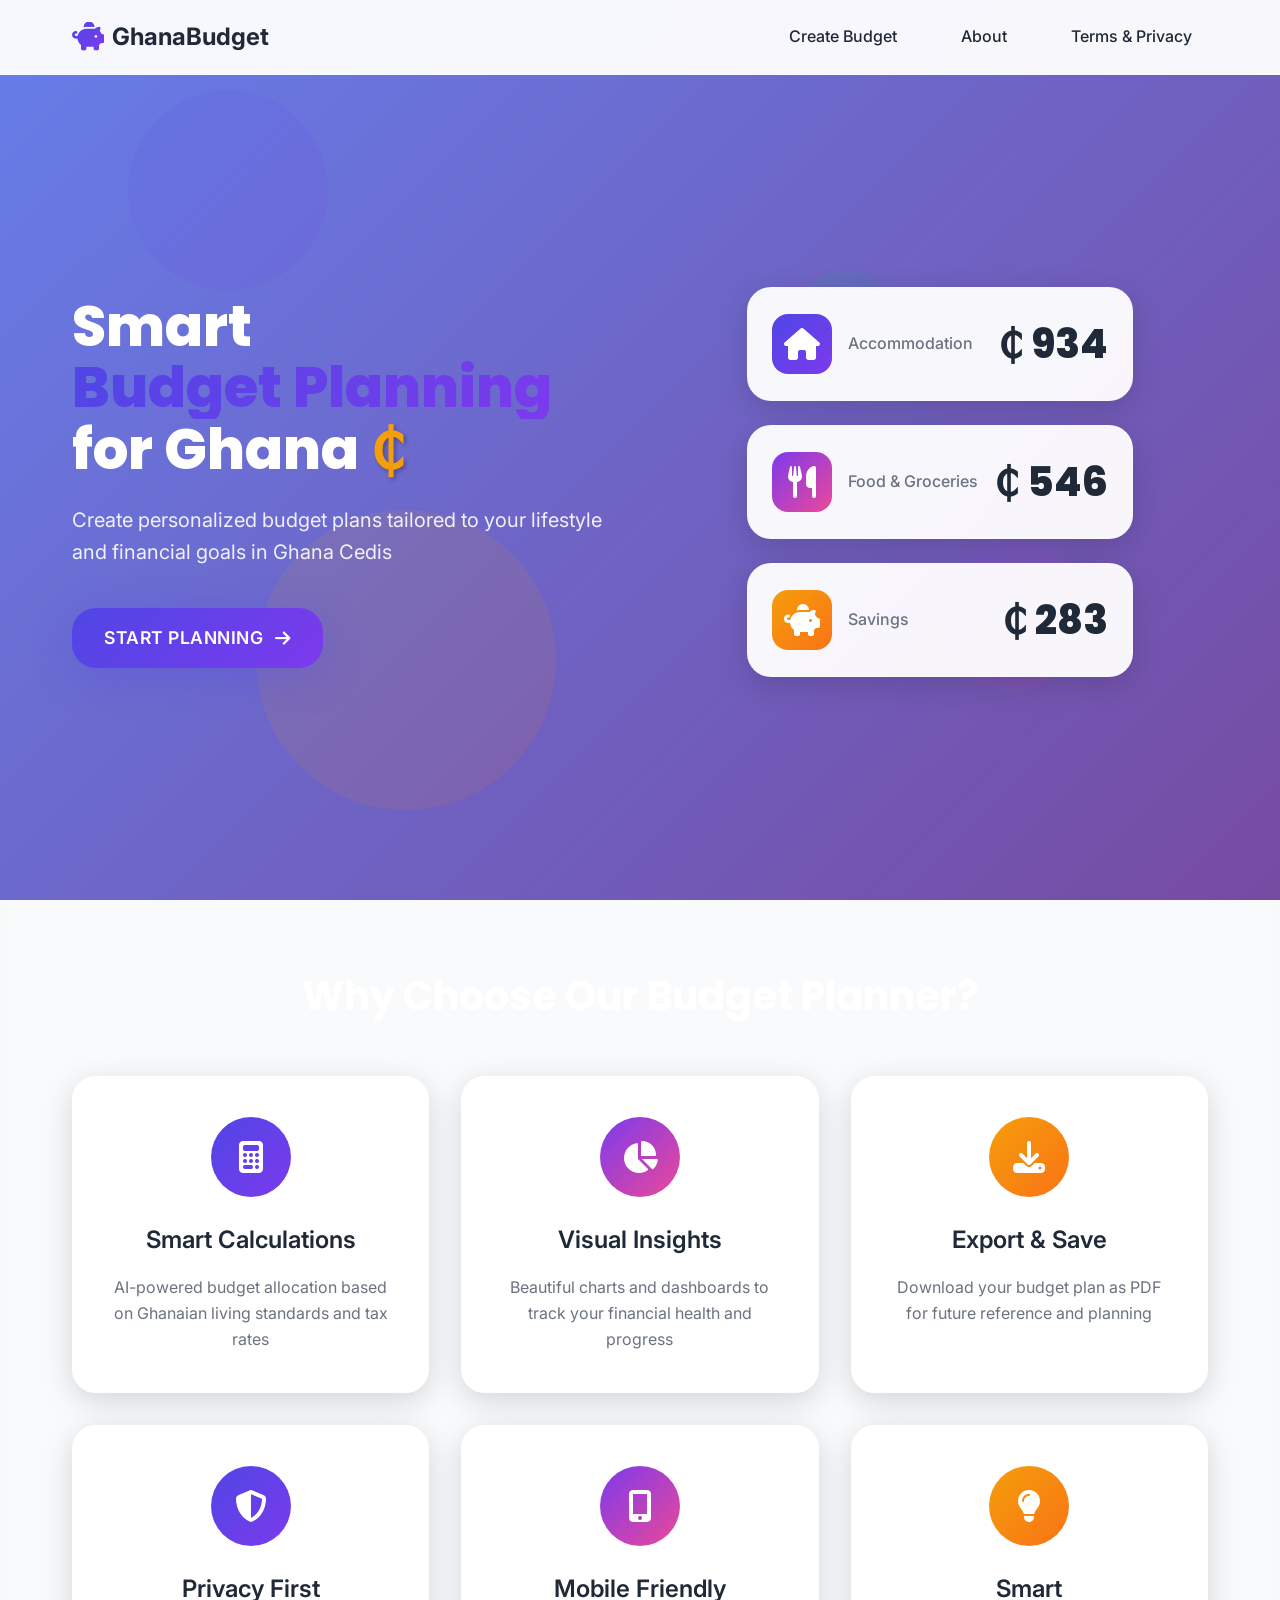
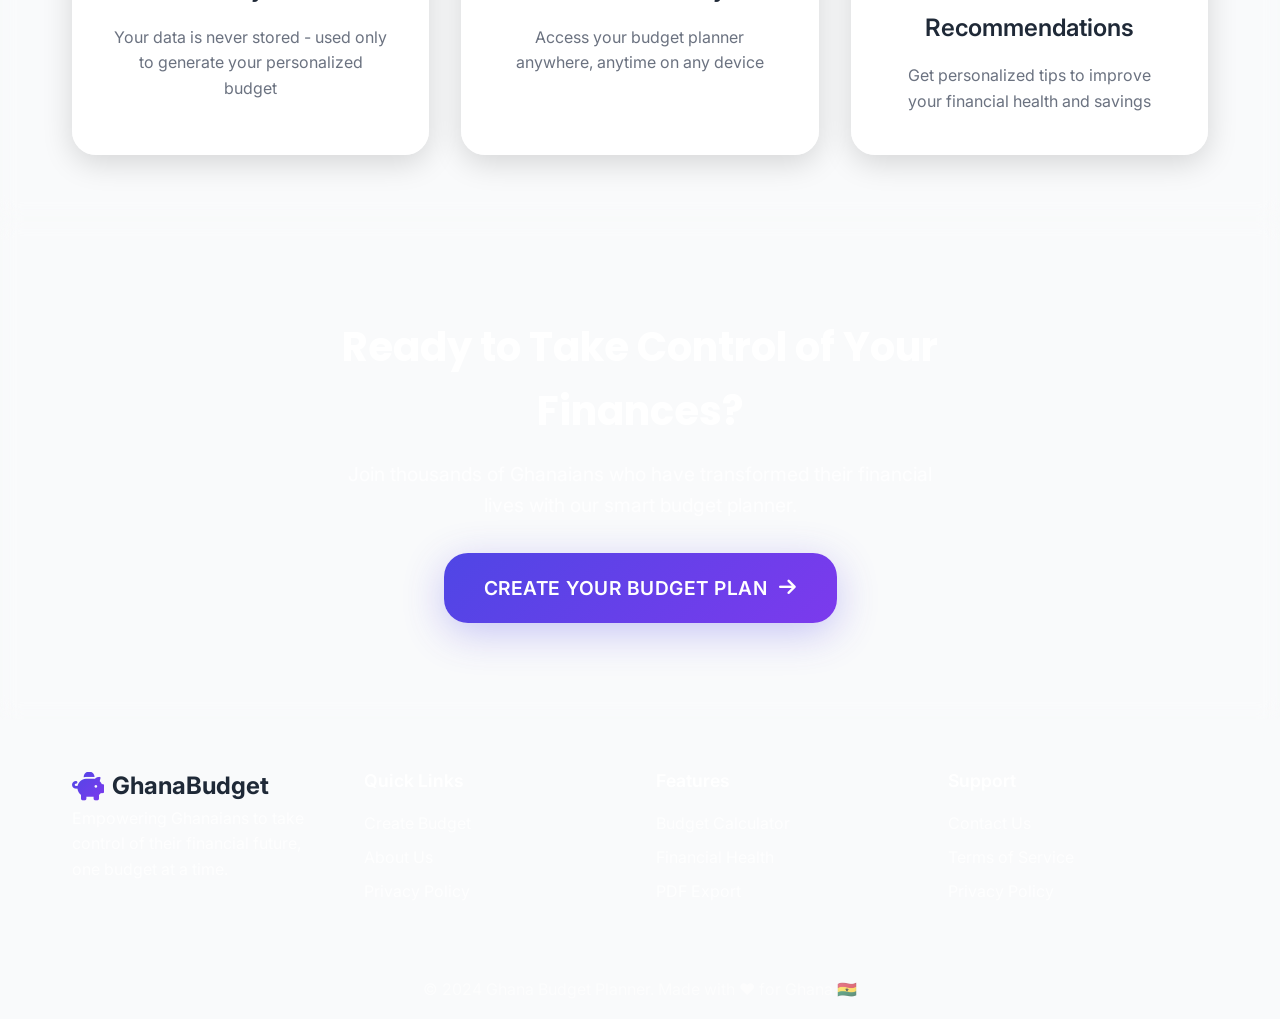
<file: index.html>
<!DOCTYPE html>
<html lang="en">
<head>
    <meta charset="UTF-8">
    <meta name="viewport" content="width=device-width, initial-scale=1.0">
    <title>Ghana Cedis Budget Planner | Smart Financial Planning</title>
    <link rel="stylesheet" href="styles.css">
    <link href="https://fonts.googleapis.com/css2?family=Inter:wght@300;400;500;600;700;800&family=Poppins:wght@300;400;500;600;700;800&display=swap" rel="stylesheet">
    <link rel="stylesheet" href="https://cdnjs.cloudflare.com/ajax/libs/font-awesome/6.4.0/css/all.min.css">
    <link rel="icon" type="image/x-icon" href="favicon.ico">
</head>
<body>
    <!-- Landing Page -->
    <div class="hero-background">
        <div class="floating-shapes">
            <div class="shape shape-1"></div>
            <div class="shape shape-2"></div>
            <div class="shape shape-3"></div>
            <div class="shape shape-4"></div>
        </div>
    </div>
    
    <nav class="navbar">
        <div class="nav-container">
            <div class="logo">
                <i class="fas fa-piggy-bank ghana-flag-icon"></i>
                <span>GhanaBudget</span>
            </div>
            <div class="nav-links">
                <a href="form.html" class="nav-link">Create Budget</a>
                <a href="about.html" class="nav-link">About</a>
                <a href="terms.html" class="nav-link">Terms & Privacy</a>
            </div>
        </div>
    </nav>

    <div class="hero-content">
        <div class="hero-text animate-fade-in">
            <h1 class="hero-title">
                Smart <span class="gradient-text">Budget Planning</span><br>
                for Ghana <span class="cedis-symbol">₵</span>
            </h1>
            <p class="hero-subtitle">
                Create personalized budget plans tailored to your lifestyle and financial goals in Ghana Cedis
            </p>
            <a href="form.html" class="cta-button">
                <span>Start Planning</span>
                <i class="fas fa-arrow-right"></i>
            </a>
        </div>
        <div class="hero-visual animate-slide-up">
            <div class="budget-preview">
                <div class="preview-card">
                    <i class="fas fa-home card-icon-primary"></i>
                    <span>Accommodation</span>
                    <div class="amount">₵ 1,200</div>
                </div>
                <div class="preview-card">
                    <i class="fas fa-utensils card-icon-secondary"></i>
                    <span>Food & Groceries</span>
                    <div class="amount">₵ 800</div>
                </div>
                <div class="preview-card">
                    <i class="fas fa-piggy-bank card-icon-accent"></i>
                    <span>Savings</span>
                    <div class="amount">₵ 500</div>
                </div>
            </div>
        </div>
    </div>

    <div class="features-section">
        <div class="container">
            <h2 class="section-title">Why Choose Our Budget Planner?</h2>
            <div class="features-grid">
                <div class="feature-card animate-on-scroll">
                    <div class="feature-icon icon-primary">
                        <i class="fas fa-calculator"></i>
                    </div>
                    <h3>Smart Calculations</h3>
                    <p>AI-powered budget allocation based on Ghanaian living standards and tax rates</p>
                </div>
                <div class="feature-card animate-on-scroll">
                    <div class="feature-icon icon-secondary">
                        <i class="fas fa-chart-pie"></i>
                    </div>
                    <h3>Visual Insights</h3>
                    <p>Beautiful charts and dashboards to track your financial health and progress</p>
                </div>
                <div class="feature-card animate-on-scroll">
                    <div class="feature-icon icon-accent">
                        <i class="fas fa-download"></i>
                    </div>
                    <h3>Export & Save</h3>
                    <p>Download your budget plan as PDF for future reference and planning</p>
                </div>
                <div class="feature-card animate-on-scroll">
                    <div class="feature-icon icon-primary">
                        <i class="fas fa-shield-alt"></i>
                    </div>
                    <h3>Privacy First</h3>
                    <p>Your data is never stored - used only to generate your personalized budget</p>
                </div>
                <div class="feature-card animate-on-scroll">
                    <div class="feature-icon icon-secondary">
                        <i class="fas fa-mobile-alt"></i>
                    </div>
                    <h3>Mobile Friendly</h3>
                    <p>Access your budget planner anywhere, anytime on any device</p>
                </div>
                <div class="feature-card animate-on-scroll">
                    <div class="feature-icon icon-accent">
                        <i class="fas fa-lightbulb"></i>
                    </div>
                    <h3>Smart Recommendations</h3>
                    <p>Get personalized tips to improve your financial health and savings</p>
                </div>
            </div>
        </div>
    </div>

    <div class="cta-section">
        <div class="container">
            <div class="cta-content">
                <h2>Ready to Take Control of Your Finances?</h2>
                <p>Join thousands of Ghanaians who have transformed their financial lives with our smart budget planner.</p>
                <a href="form.html" class="cta-button-large">
                    <span>Create Your Budget Plan</span>
                    <i class="fas fa-arrow-right"></i>
                </a>
            </div>
        </div>
    </div>

    <footer class="footer">
        <div class="container">
            <div class="footer-content">
                <div class="footer-section">
                    <div class="logo">
                        <i class="fas fa-piggy-bank ghana-flag-icon"></i>
                        <span>GhanaBudget</span>
                    </div>
                    <p>Empowering Ghanaians to take control of their financial future, one budget at a time.</p>
                </div>
                <div class="footer-section">
                    <h4>Quick Links</h4>
                    <ul>
                        <li><a href="form.html">Create Budget</a></li>
                        <li><a href="about.html">About Us</a></li>
                        <li><a href="terms.html">Privacy Policy</a></li>
                    </ul>
                </div>
                <div class="footer-section">
                    <h4>Features</h4>
                    <ul>
                        <li><a href="#features">Budget Calculator</a></li>
                        <li><a href="#features">Financial Health</a></li>
                        <li><a href="#features">PDF Export</a></li>
                    </ul>
                </div>
                <div class="footer-section">
                    <h4>Support</h4>
                    <ul>
                        <li><a href="mailto:support@ghanabudget.com">Contact Us</a></li>
                        <li><a href="terms.html">Terms of Service</a></li>
                        <li><a href="terms.html">Privacy Policy</a></li>
                    </ul>
                </div>
            </div>
            <div class="footer-bottom">
                <p>&copy; 2024 Ghana Budget Planner. Made with ❤️ for Ghana 🇬🇭</p>
            </div>
        </div>
    </footer>

    <script src="landing.js"></script>
</body>
</html>
</file>
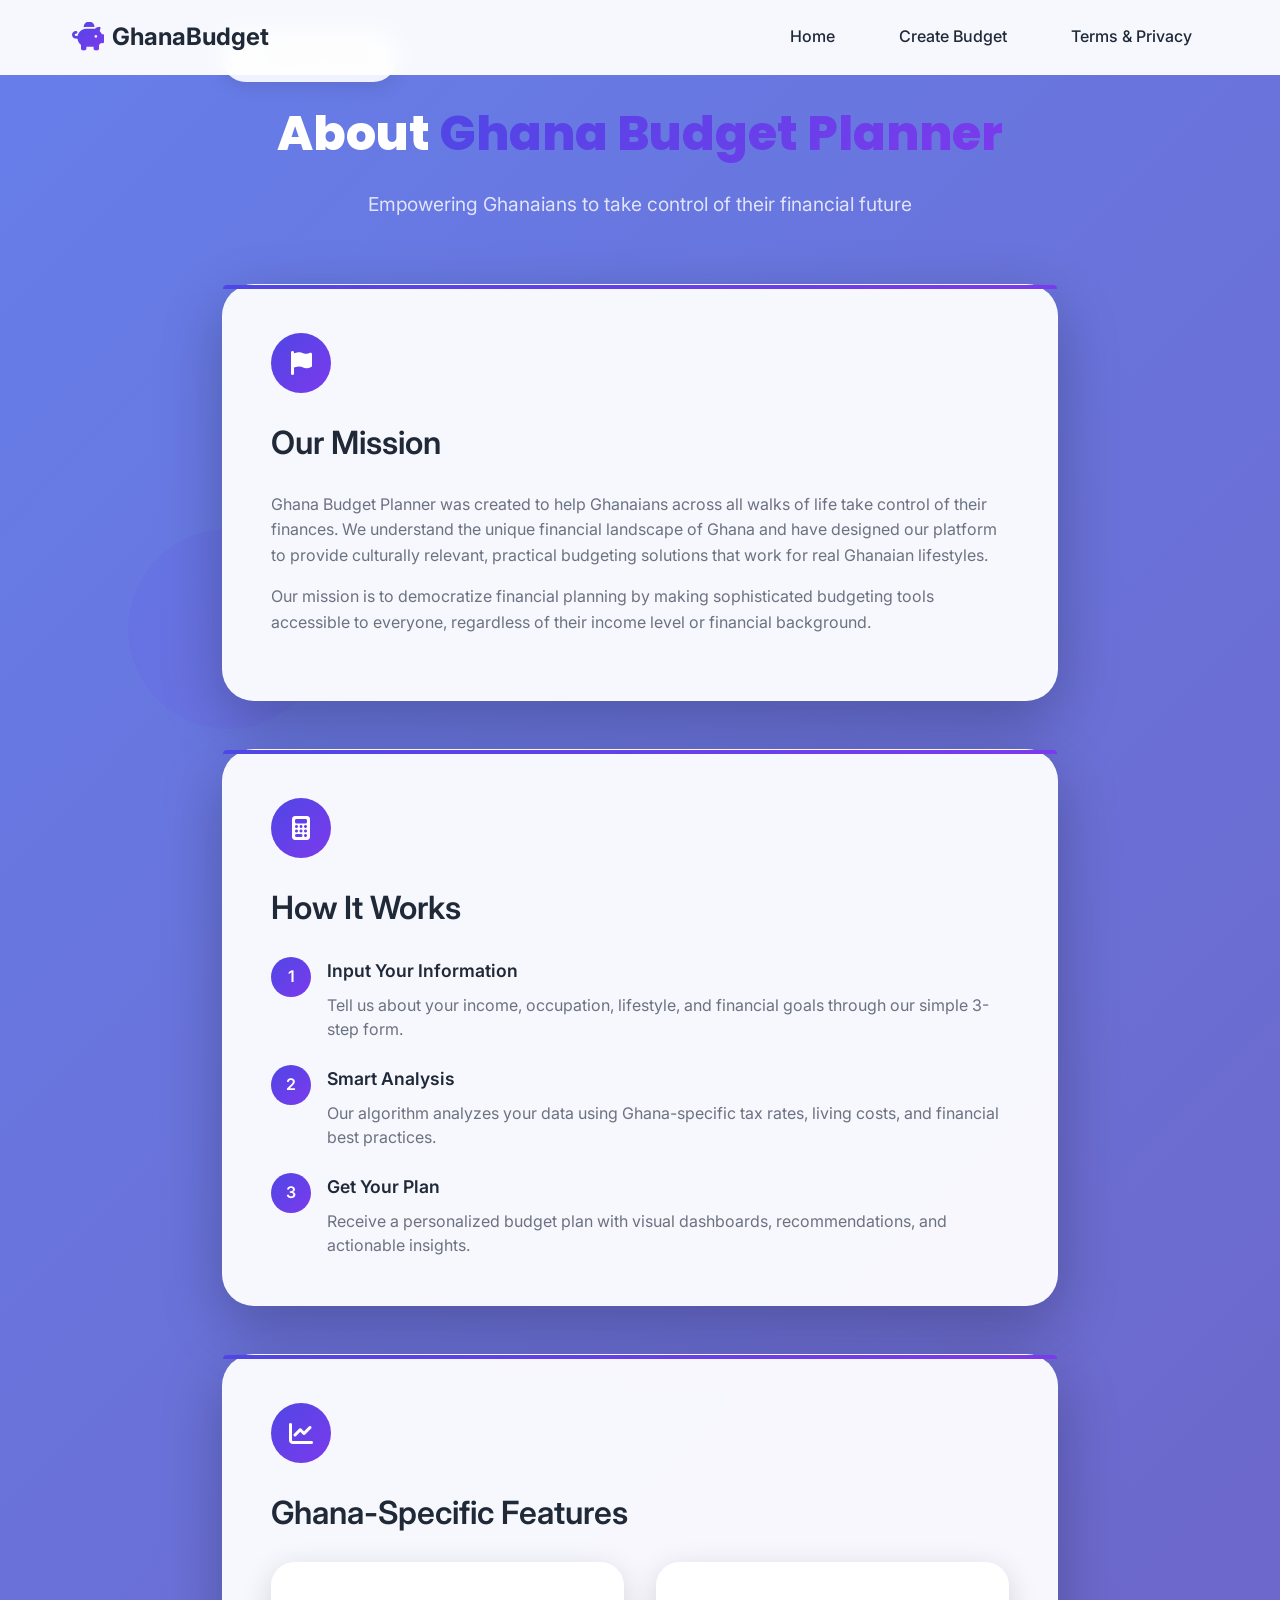
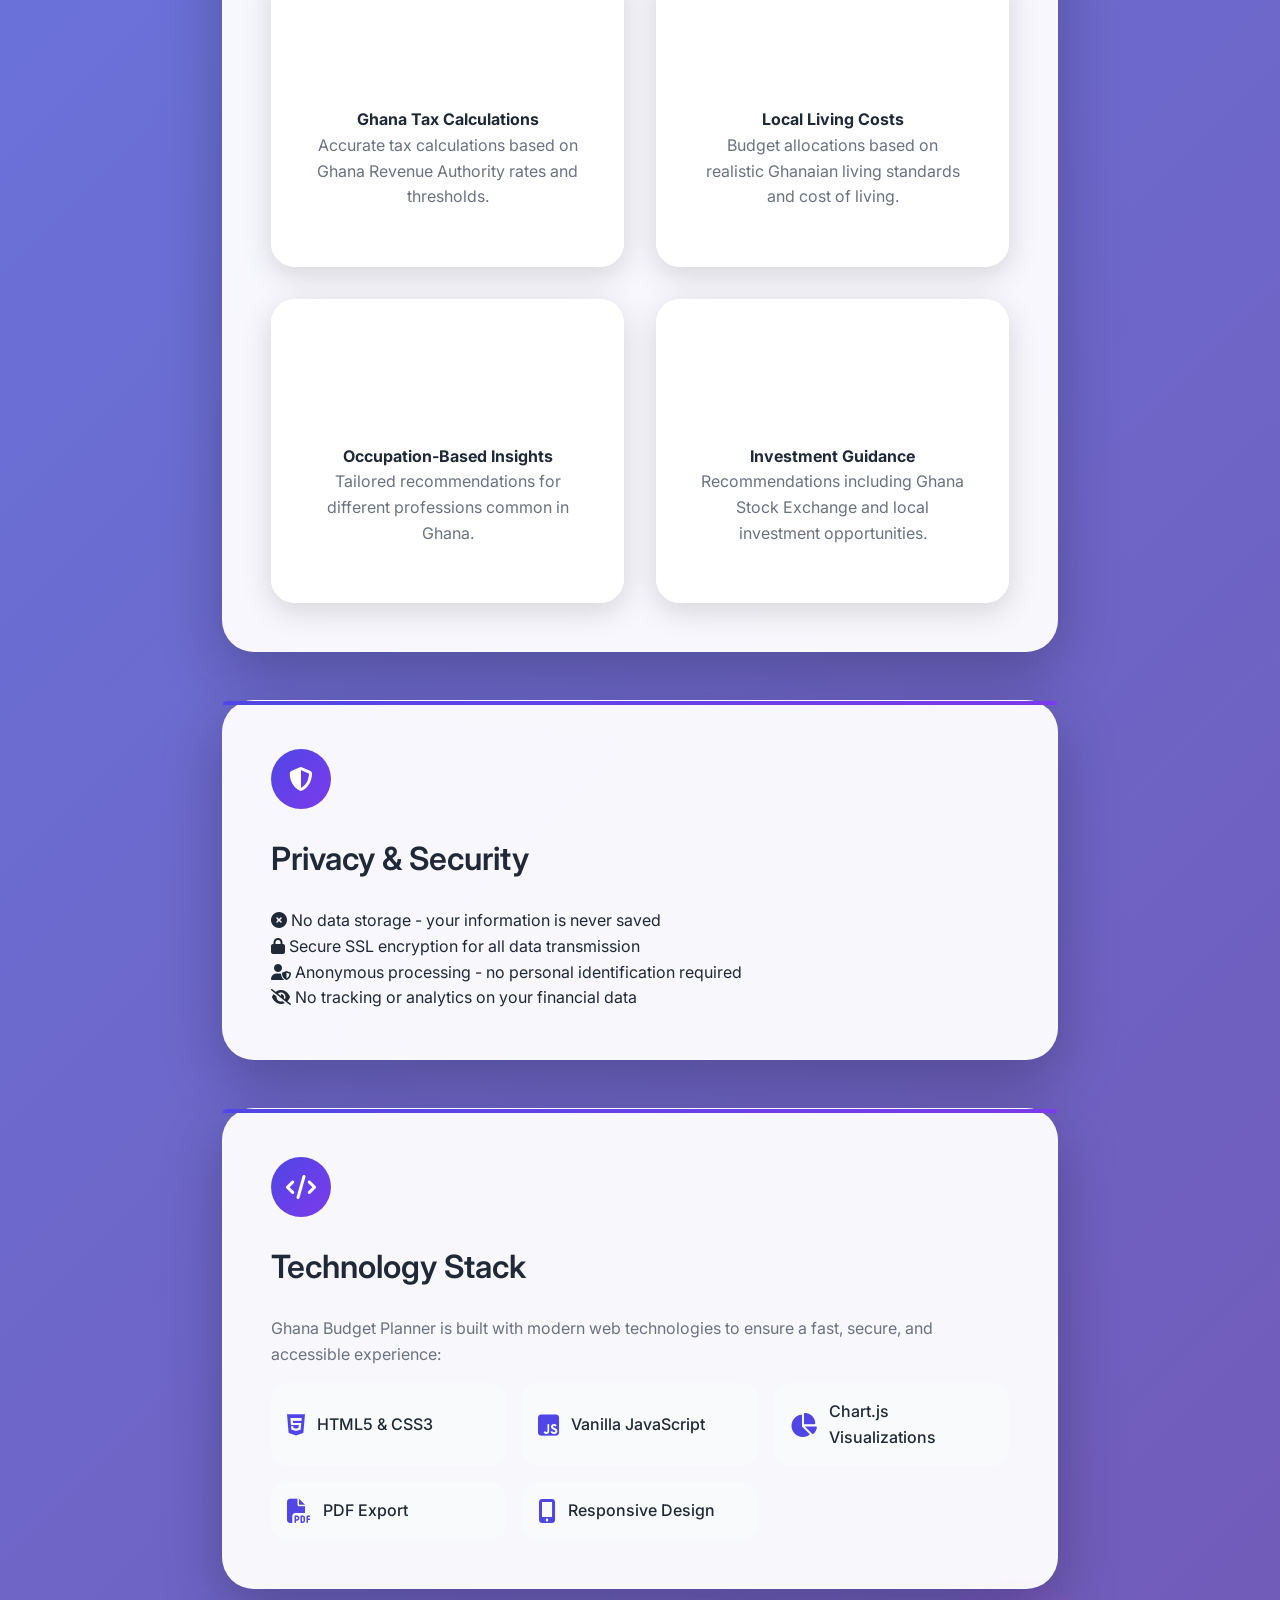
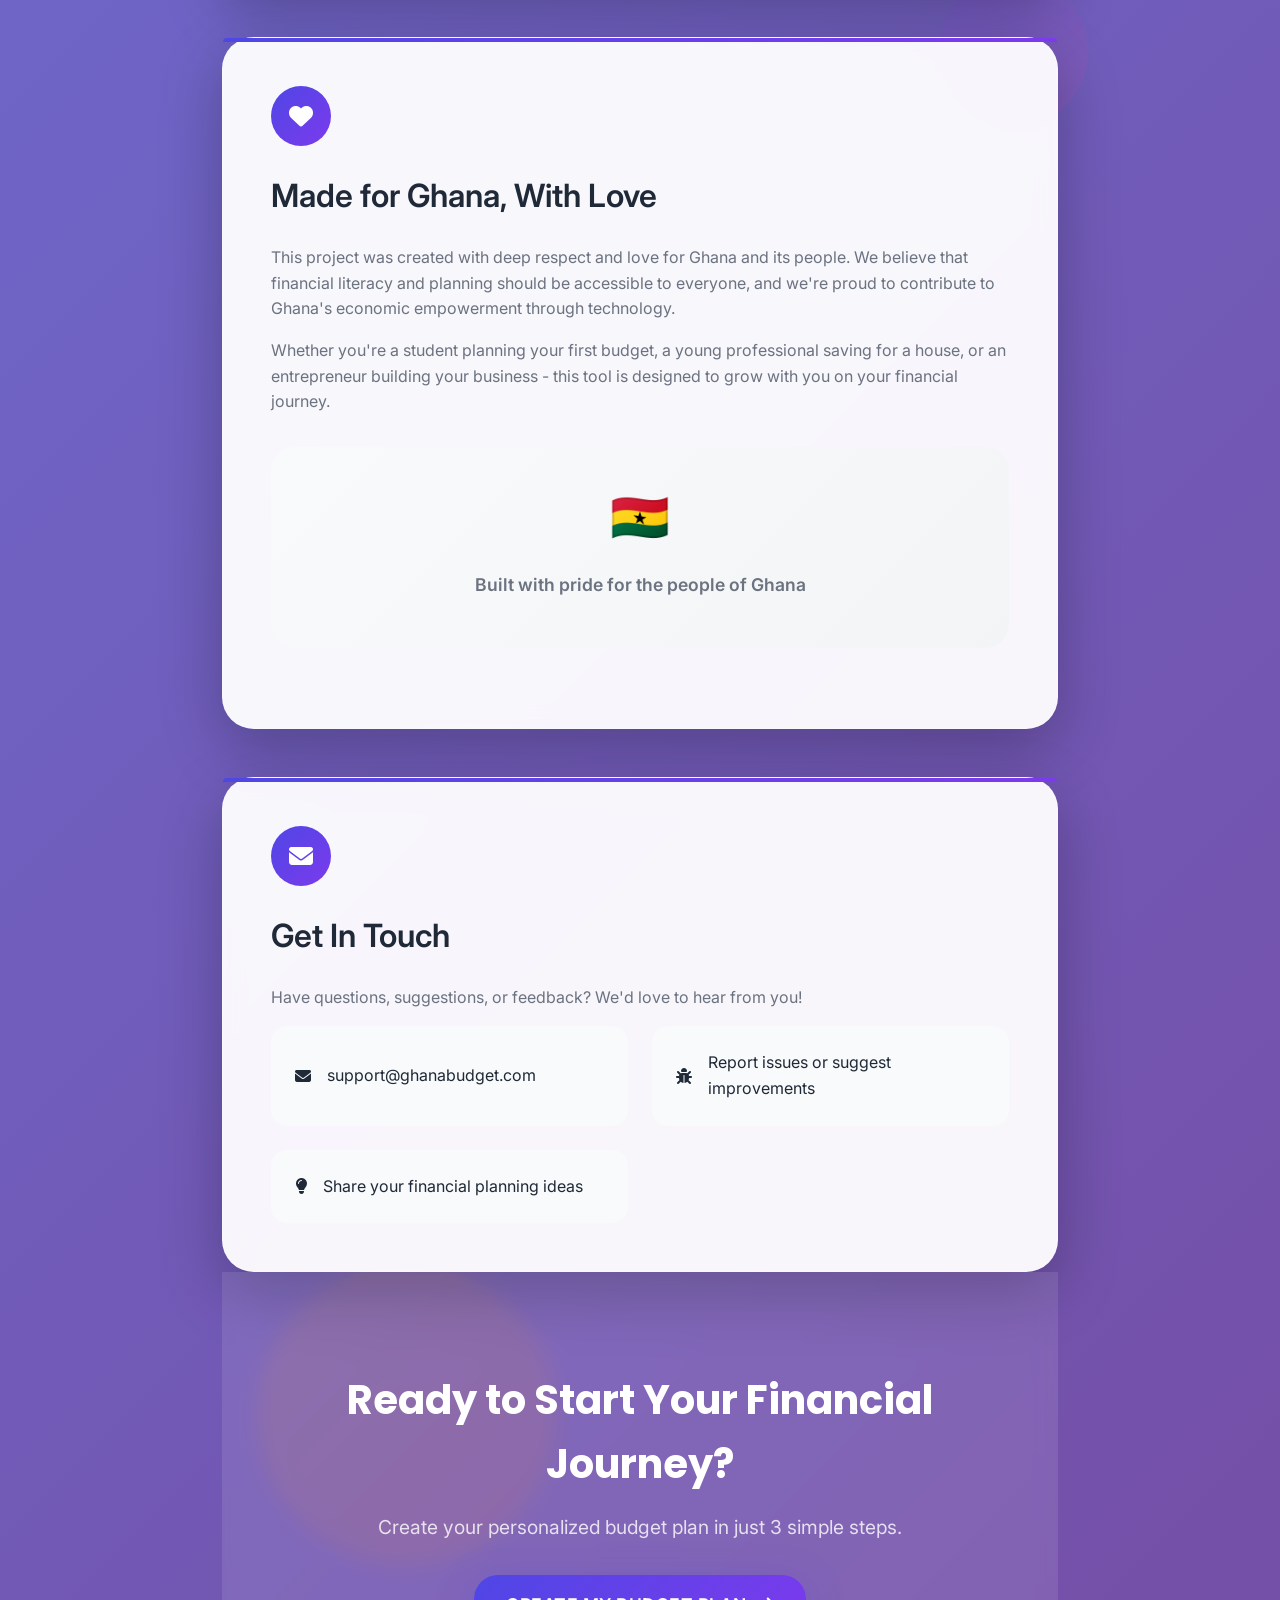
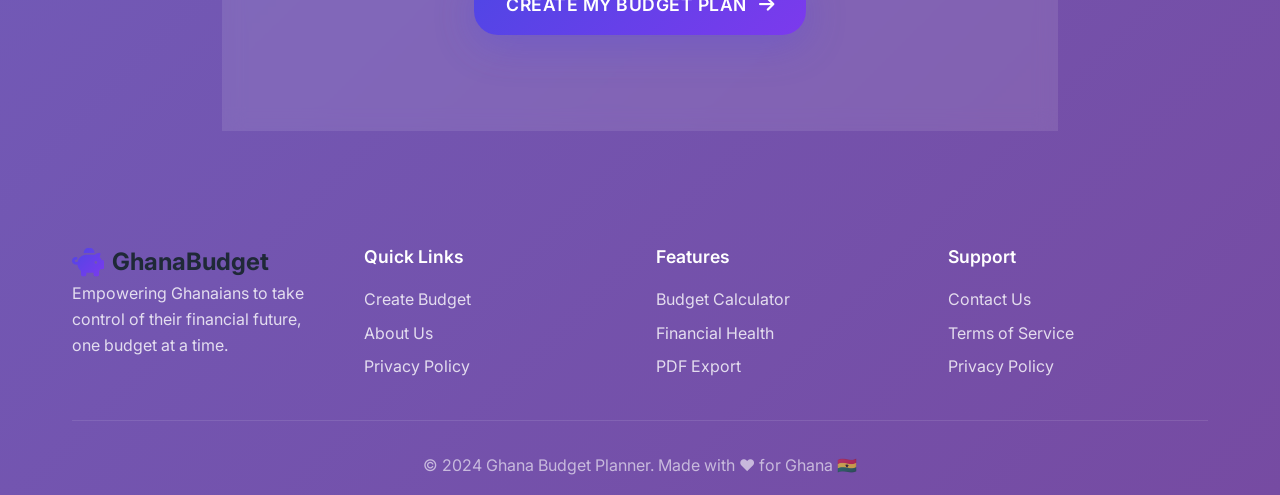
<file: about.html>
<!DOCTYPE html>
<html lang="en">
<head>
    <meta charset="UTF-8">
    <meta name="viewport" content="width=device-width, initial-scale=1.0">
    <title>About Us | Ghana Cedis Budget Planner</title>
    <link rel="stylesheet" href="styles.css">
    <link href="https://fonts.googleapis.com/css2?family=Inter:wght@300;400;500;600;700;800&family=Poppins:wght@300;400;500;600;700;800&display=swap" rel="stylesheet">
    <link rel="stylesheet" href="https://cdnjs.cloudflare.com/ajax/libs/font-awesome/6.4.0/css/all.min.css">
    <link rel="icon" type="image/x-icon" href="favicon.ico">
</head>
<body class="about-page">
    <nav class="navbar">
        <div class="nav-container">
            <div class="logo">
                <i class="fas fa-piggy-bank ghana-flag-icon"></i>
                <span>GhanaBudget</span>
            </div>
            <div class="nav-links">
                <a href="index.html" class="nav-link">Home</a>
                <a href="form.html" class="nav-link">Create Budget</a>
                <a href="terms.html" class="nav-link">Terms & Privacy</a>
            </div>
        </div>
    </nav>

    <div class="page-background">
        <div class="floating-shapes">
            <div class="shape shape-1"></div>
            <div class="shape shape-2"></div>
            <div class="shape shape-3"></div>
        </div>
    </div>

    <div class="about-container">
        <div class="about-header">
            <a href="index.html" class="back-button">
                <i class="fas fa-arrow-left"></i>
                Back to Home
            </a>
            <h1 class="page-title">About <span class="gradient-text">Ghana Budget Planner</span></h1>
            <p class="page-subtitle">Empowering Ghanaians to take control of their financial future</p>
        </div>

        <div class="about-content">
            <div class="content-section">
                <div class="section-icon">
                    <i class="fas fa-flag"></i>
                </div>
                <h2>Our Mission</h2>
                <p>Ghana Budget Planner was created to help Ghanaians across all walks of life take control of their finances. We understand the unique financial landscape of Ghana and have designed our platform to provide culturally relevant, practical budgeting solutions that work for real Ghanaian lifestyles.</p>
                <p>Our mission is to democratize financial planning by making sophisticated budgeting tools accessible to everyone, regardless of their income level or financial background.</p>
            </div>

            <div class="content-section">
                <div class="section-icon">
                    <i class="fas fa-calculator"></i>
                </div>
                <h2>How It Works</h2>
                <div class="feature-list">
                    <div class="feature-item">
                        <div class="feature-step">1</div>
                        <div class="feature-content">
                            <h4>Input Your Information</h4>
                            <p>Tell us about your income, occupation, lifestyle, and financial goals through our simple 3-step form.</p>
                        </div>
                    </div>
                    <div class="feature-item">
                        <div class="feature-step">2</div>
                        <div class="feature-content">
                            <h4>Smart Analysis</h4>
                            <p>Our algorithm analyzes your data using Ghana-specific tax rates, living costs, and financial best practices.</p>
                        </div>
                    </div>
                    <div class="feature-item">
                        <div class="feature-step">3</div>
                        <div class="feature-content">
                            <h4>Get Your Plan</h4>
                            <p>Receive a personalized budget plan with visual dashboards, recommendations, and actionable insights.</p>
                        </div>
                    </div>
                </div>
            </div>

            <div class="content-section">
                <div class="section-icon">
                    <i class="fas fa-chart-line"></i>
                </div>
                <h2>Ghana-Specific Features</h2>
                <div class="features-grid">
                    <div class="feature-card">
                        <div class="feature-icon">
                            <i class="fas fa-money-bill-wave"></i>
                        </div>
                        <h4>Ghana Tax Calculations</h4>
                        <p>Accurate tax calculations based on Ghana Revenue Authority rates and thresholds.</p>
                    </div>
                    <div class="feature-card">
                        <div class="feature-icon">
                            <i class="fas fa-home"></i>
                        </div>
                        <h4>Local Living Costs</h4>
                        <p>Budget allocations based on realistic Ghanaian living standards and cost of living.</p>
                    </div>
                    <div class="feature-card">
                        <div class="feature-icon">
                            <i class="fas fa-briefcase"></i>
                        </div>
                        <h4>Occupation-Based Insights</h4>
                        <p>Tailored recommendations for different professions common in Ghana.</p>
                    </div>
                    <div class="feature-card">
                        <div class="feature-icon">
                            <i class="fas fa-chart-bar"></i>
                        </div>
                        <h4>Investment Guidance</h4>
                        <p>Recommendations including Ghana Stock Exchange and local investment opportunities.</p>
                    </div>
                </div>
            </div>

            <div class="content-section">
                <div class="section-icon">
                    <i class="fas fa-shield-alt"></i>
                </div>
                <h2>Privacy & Security</h2>
                <div class="privacy-features">
                    <div class="privacy-item">
                        <i class="fas fa-times-circle"></i>
                        <span>No data storage - your information is never saved</span>
                    </div>
                    <div class="privacy-item">
                        <i class="fas fa-lock"></i>
                        <span>Secure SSL encryption for all data transmission</span>
                    </div>
                    <div class="privacy-item">
                        <i class="fas fa-user-shield"></i>
                        <span>Anonymous processing - no personal identification required</span>
                    </div>
                    <div class="privacy-item">
                        <i class="fas fa-eye-slash"></i>
                        <span>No tracking or analytics on your financial data</span>
                    </div>
                </div>
            </div>

            <div class="content-section">
                <div class="section-icon">
                    <i class="fas fa-code"></i>
                </div>
                <h2>Technology Stack</h2>
                <p>Ghana Budget Planner is built with modern web technologies to ensure a fast, secure, and accessible experience:</p>
                <div class="tech-stack">
                    <div class="tech-item">
                        <i class="fab fa-html5"></i>
                        <span>HTML5 & CSS3</span>
                    </div>
                    <div class="tech-item">
                        <i class="fab fa-js-square"></i>
                        <span>Vanilla JavaScript</span>
                    </div>
                    <div class="tech-item">
                        <i class="fas fa-chart-pie"></i>
                        <span>Chart.js Visualizations</span>
                    </div>
                    <div class="tech-item">
                        <i class="fas fa-file-pdf"></i>
                        <span>PDF Export</span>
                    </div>
                    <div class="tech-item">
                        <i class="fas fa-mobile-alt"></i>
                        <span>Responsive Design</span>
                    </div>
                </div>
            </div>

            <div class="content-section">
                <div class="section-icon">
                    <i class="fas fa-heart"></i>
                </div>
                <h2>Made for Ghana, With Love</h2>
                <p>This project was created with deep respect and love for Ghana and its people. We believe that financial literacy and planning should be accessible to everyone, and we're proud to contribute to Ghana's economic empowerment through technology.</p>
                <p>Whether you're a student planning your first budget, a young professional saving for a house, or an entrepreneur building your business - this tool is designed to grow with you on your financial journey.</p>
                
                <div class="ghana-pride">
                    <div class="flag-emoji">🇬🇭</div>
                    <p class="pride-text">Built with pride for the people of Ghana</p>
                </div>
            </div>

            <div class="content-section">
                <div class="section-icon">
                    <i class="fas fa-envelope"></i>
                </div>
                <h2>Get In Touch</h2>
                <p>Have questions, suggestions, or feedback? We'd love to hear from you!</p>
                <div class="contact-info">
                    <div class="contact-item">
                        <i class="fas fa-envelope"></i>
                        <span>support@ghanabudget.com</span>
                    </div>
                    <div class="contact-item">
                        <i class="fas fa-bug"></i>
                        <span>Report issues or suggest improvements</span>
                    </div>
                    <div class="contact-item">
                        <i class="fas fa-lightbulb"></i>
                        <span>Share your financial planning ideas</span>
                    </div>
                </div>
            </div>
        </div>

        <div class="cta-section">
            <div class="cta-content">
                <h2>Ready to Start Your Financial Journey?</h2>
                <p>Create your personalized budget plan in just 3 simple steps.</p>
                <a href="form.html" class="cta-button">
                    <span>Create My Budget Plan</span>
                    <i class="fas fa-arrow-right"></i>
                </a>
            </div>
        </div>
    </div>

    <footer class="footer">
        <div class="container">
            <div class="footer-content">
                <div class="footer-section">
                    <div class="logo">
                        <i class="fas fa-piggy-bank ghana-flag-icon"></i>
                        <span>GhanaBudget</span>
                    </div>
                    <p>Empowering Ghanaians to take control of their financial future, one budget at a time.</p>
                </div>
                <div class="footer-section">
                    <h4>Quick Links</h4>
                    <ul>
                        <li><a href="form.html">Create Budget</a></li>
                        <li><a href="about.html">About Us</a></li>
                        <li><a href="terms.html">Privacy Policy</a></li>
                    </ul>
                </div>
                <div class="footer-section">
                    <h4>Features</h4>
                    <ul>
                        <li><a href="#features">Budget Calculator</a></li>
                        <li><a href="#features">Financial Health</a></li>
                        <li><a href="#features">PDF Export</a></li>
                    </ul>
                </div>
                <div class="footer-section">
                    <h4>Support</h4>
                    <ul>
                        <li><a href="mailto:support@ghanabudget.com">Contact Us</a></li>
                        <li><a href="terms.html">Terms of Service</a></li>
                        <li><a href="terms.html">Privacy Policy</a></li>
                    </ul>
                </div>
            </div>
            <div class="footer-bottom">
                <p>&copy; 2024 Ghana Budget Planner. Made with ❤️ for Ghana 🇬🇭</p>
            </div>
        </div>
    </footer>

    <script src="common.js"></script>
</body>
</html>
</file>
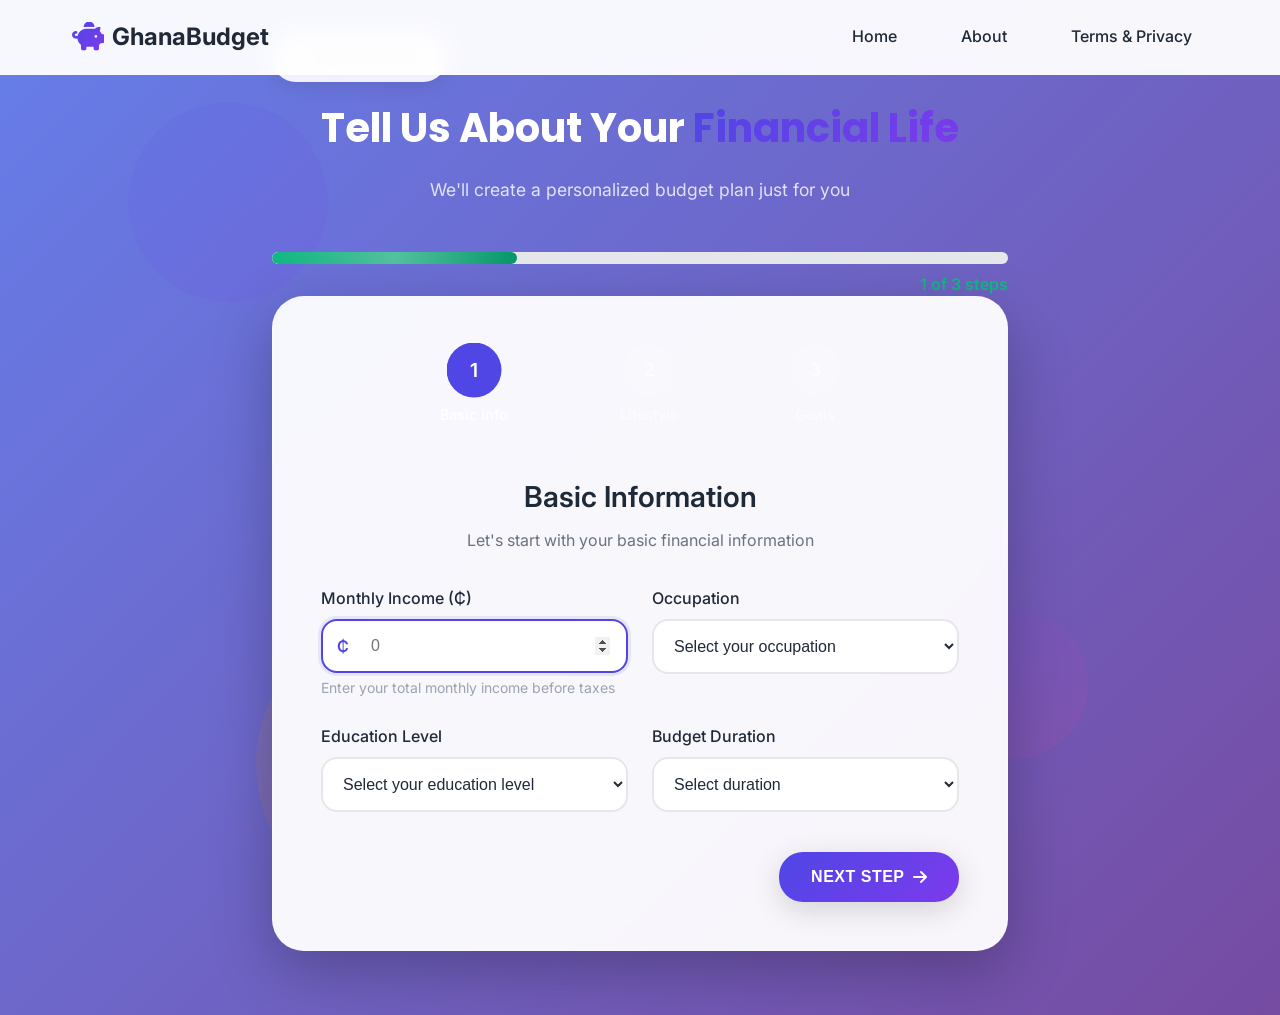
<file: form.html>
<!DOCTYPE html>
<html lang="en">
<head>
    <meta charset="UTF-8">
    <meta name="viewport" content="width=device-width, initial-scale=1.0">
    <title>Create Budget Plan | Ghana Cedis Budget Planner</title>
    <link rel="stylesheet" href="styles.css">
    <link href="https://fonts.googleapis.com/css2?family=Inter:wght@300;400;500;600;700;800&family=Poppins:wght@300;400;500;600;700;800&display=swap" rel="stylesheet">
    <link rel="stylesheet" href="https://cdnjs.cloudflare.com/ajax/libs/font-awesome/6.4.0/css/all.min.css">
    <link rel="icon" type="image/x-icon" href="favicon.ico">
</head>
<body class="form-page">
    <nav class="navbar">
        <div class="nav-container">
            <div class="logo">
                <i class="fas fa-piggy-bank ghana-flag-icon"></i>
                <span>GhanaBudget</span>
            </div>
            <div class="nav-links">
                <a href="index.html" class="nav-link">Home</a>
                <a href="about.html" class="nav-link">About</a>
                <a href="terms.html" class="nav-link">Terms & Privacy</a>
            </div>
        </div>
    </nav>

    <div class="form-background">
        <div class="floating-shapes">
            <div class="shape shape-1"></div>
            <div class="shape shape-2"></div>
            <div class="shape shape-3"></div>
        </div>
    </div>

    <div class="form-container">
        <div class="form-header">
            <a href="index.html" class="back-button">
                <i class="fas fa-arrow-left"></i>
                Back to Home
            </a>
            <h1 class="form-title">Tell Us About Your <span class="gradient-text">Financial Life</span></h1>
            <p class="form-subtitle">We'll create a personalized budget plan just for you</p>
        </div>

        <div class="form-progress">
            <div class="progress-bar">
                <div class="progress-fill" id="formProgress"></div>
            </div>
            <div class="progress-text">
                <span id="currentStep">1</span> of <span>3</span> steps
            </div>
        </div>

        <form id="budgetForm" action="https://formspree.io/f/manbyqbg" method="POST" class="budget-form">
            <div class="form-steps">
                <div class="step active" data-step="1">
                    <span class="step-number">1</span>
                    <span class="step-label">Basic Info</span>
                </div>
                <div class="step-line"></div>
                <div class="step" data-step="2">
                    <span class="step-number">2</span>
                    <span class="step-label">Lifestyle</span>
                </div>
                <div class="step-line"></div>
                <div class="step" data-step="3">
                    <span class="step-number">3</span>
                    <span class="step-label">Goals</span>
                </div>
            </div>

            <div class="form-step active" data-step="1">
                <h2 class="step-title">Basic Information</h2>
                <p class="step-description">Let's start with your basic financial information</p>
                
                <div class="form-grid">
                    <div class="form-group">
                        <label for="income">Monthly Income (₵)</label>
                        <div class="input-group">
                            <span class="input-prefix">₵</span>
                            <input type="number" id="income" name="income" required min="0" step="0.01" placeholder="0">
                        </div>
                        <small class="input-hint">Enter your total monthly income before taxes</small>
                    </div>
                    
                    <div class="form-group">
                        <label for="occupation">Occupation</label>
                        <select id="occupation" name="occupation" required>
                            <option value="">Select your occupation</option>
                            <option value="student">Student</option>
                            <option value="teacher">Teacher</option>
                            <option value="civil_servant">Civil Servant</option>
                            <option value="private_employee">Private Employee</option>
                            <option value="entrepreneur">Entrepreneur</option>
                            <option value="freelancer">Freelancer</option>
                            <option value="healthcare">Healthcare Worker</option>
                            <option value="engineer">Engineer</option>
                            <option value="banker">Banker</option>
                            <option value="trader">Trader</option>
                            <option value="farmer">Farmer</option>
                            <option value="other">Other</option>
                        </select>
                    </div>
                    
                    <div class="form-group">
                        <label for="education">Education Level</label>
                        <select id="education" name="education" required>
                            <option value="">Select your education level</option>
                            <option value="basic">Basic Education</option>
                            <option value="secondary">Secondary/SHS</option>
                            <option value="tertiary">Tertiary/University</option>
                            <option value="postgraduate">Postgraduate</option>
                        </select>
                    </div>
                    
                    <div class="form-group">
                        <label for="duration">Budget Duration</label>
                        <select id="duration" name="duration" required>
                            <option value="">Select duration</option>
                            <option value="weekly">Weekly</option>
                            <option value="monthly">Monthly</option>
                            <option value="quarterly">Quarterly</option>
                        </select>
                    </div>
                </div>
                
                <div class="form-navigation">
                    <button type="button" class="next-button" onclick="nextStep()">
                        Next Step <i class="fas fa-arrow-right"></i>
                    </button>
                </div>
            </div>

            <div class="form-step" data-step="2">
                <h2 class="step-title">Lifestyle & Current Expenses</h2>
                <p class="step-description">Tell us about your current spending and lifestyle preferences</p>
                
                <div class="form-grid">
                    <div class="form-group">
                        <label for="rent">Current Rent/Accommodation (₵)</label>
                        <div class="input-group">
                            <span class="input-prefix">₵</span>
                            <input type="number" id="rent" name="rent" min="0" step="0.01" placeholder="0">
                        </div>
                        <small class="input-hint">Leave blank if you don't pay rent</small>
                    </div>
                    
                    <div class="form-group">
                        <label for="transport">Transport Expenses (₵)</label>
                        <div class="input-group">
                            <span class="input-prefix">₵</span>
                            <input type="number" id="transport" name="transport" min="0" step="0.01" placeholder="0">
                        </div>
                        <small class="input-hint">Monthly transport/commuting costs</small>
                    </div>
                    
                    <div class="form-group">
                        <label for="food">Food & Groceries (₵)</label>
                        <div class="input-group">
                            <span class="input-prefix">₵</span>
                            <input type="number" id="food" name="food" min="0" step="0.01" placeholder="0">
                        </div>
                        <small class="input-hint">Monthly food and grocery expenses</small>
                    </div>
                    
                    <div class="form-group">
                        <label for="lifestyle">Lifestyle Preference</label>
                        <select id="lifestyle" name="lifestyle" required>
                            <option value="">Select your lifestyle</option>
                            <option value="minimalist">Minimalist - Simple living, essential purchases only</option>
                            <option value="moderate">Moderate - Balanced spending on needs and some wants</option>
                            <option value="comfortable">Comfortable - Good quality lifestyle with regular treats</option>
                            <option value="luxury">Luxury - Premium lifestyle with high-end preferences</option>
                        </select>
                    </div>
                </div>
                
                <div class="form-navigation">
                    <button type="button" class="prev-button" onclick="prevStep()">
                        <i class="fas fa-arrow-left"></i> Previous
                    </button>
                    <button type="button" class="next-button" onclick="nextStep()">
                        Next Step <i class="fas fa-arrow-right"></i>
                    </button>
                </div>
            </div>

            <div class="form-step" data-step="3">
                <h2 class="step-title">Financial Goals & Priorities</h2>
                <p class="step-description">What are your main financial objectives?</p>
                
                <div class="form-grid">
                    <div class="form-group full-width">
                        <label>Primary Financial Goals (Select all that apply)</label>
                        <div class="checkbox-group">
                            <label class="checkbox-item">
                                <input type="checkbox" name="goals" value="emergency_fund">
                                <span class="checkmark"></span>
                                <div class="checkbox-content">
                                    <strong>Build Emergency Fund</strong>
                                    <small>Save for unexpected expenses</small>
                                </div>
                            </label>
                            <label class="checkbox-item">
                                <input type="checkbox" name="goals" value="buy_house">
                                <span class="checkmark"></span>
                                <div class="checkbox-content">
                                    <strong>Buy a House</strong>
                                    <small>Save for property purchase</small>
                                </div>
                            </label>
                            <label class="checkbox-item">
                                <input type="checkbox" name="goals" value="education">
                                <span class="checkmark"></span>
                                <div class="checkbox-content">
                                    <strong>Education/Skills Development</strong>
                                    <small>Invest in learning and growth</small>
                                </div>
                            </label>
                            <label class="checkbox-item">
                                <input type="checkbox" name="goals" value="business">
                                <span class="checkmark"></span>
                                <div class="checkbox-content">
                                    <strong>Start a Business</strong>
                                    <small>Save capital for entrepreneurship</small>
                                </div>
                            </label>
                            <label class="checkbox-item">
                                <input type="checkbox" name="goals" value="retirement">
                                <span class="checkmark"></span>
                                <div class="checkbox-content">
                                    <strong>Retirement Planning</strong>
                                    <small>Long-term financial security</small>
                                </div>
                            </label>
                            <label class="checkbox-item">
                                <input type="checkbox" name="goals" value="investment">
                                <span class="checkmark"></span>
                                <div class="checkbox-content">
                                    <strong>Investment Portfolio</strong>
                                    <small>Grow wealth through investments</small>
                                </div>
                            </label>
                        </div>
                    </div>
                    
                    <div class="form-group">
                        <label for="savings_target">Monthly Savings Target (₵)</label>
                        <div class="input-group">
                            <span class="input-prefix">₵</span>
                            <input type="number" id="savings_target" name="savings_target" min="0" step="0.01" placeholder="0">
                        </div>
                        <small class="input-hint">How much would you like to save monthly?</small>
                    </div>
                    
                    <div class="form-group">
                        <label for="priority">Top Financial Priority</label>
                        <select id="priority" name="priority" required>
                            <option value="">Select your top priority</option>
                            <option value="saving">Maximizing Savings</option>
                            <option value="debt_reduction">Debt Reduction</option>
                            <option value="investment">Investment Growth</option>
                            <option value="lifestyle">Lifestyle Improvement</option>
                            <option value="emergency">Emergency Preparedness</option>
                        </select>
                    </div>
                </div>
                
                <div class="form-navigation">
                    <button type="button" class="prev-button" onclick="prevStep()">
                        <i class="fas fa-arrow-left"></i> Previous
                    </button>
                    <button type="submit" class="submit-button">
                        <span>Generate My Budget Plan</span>
                        <i class="fas fa-magic"></i>
                    </button>
                </div>
            </div>
        </form>
    </div>

    <script src="form.js"></script>
</body>
</html>
</file>
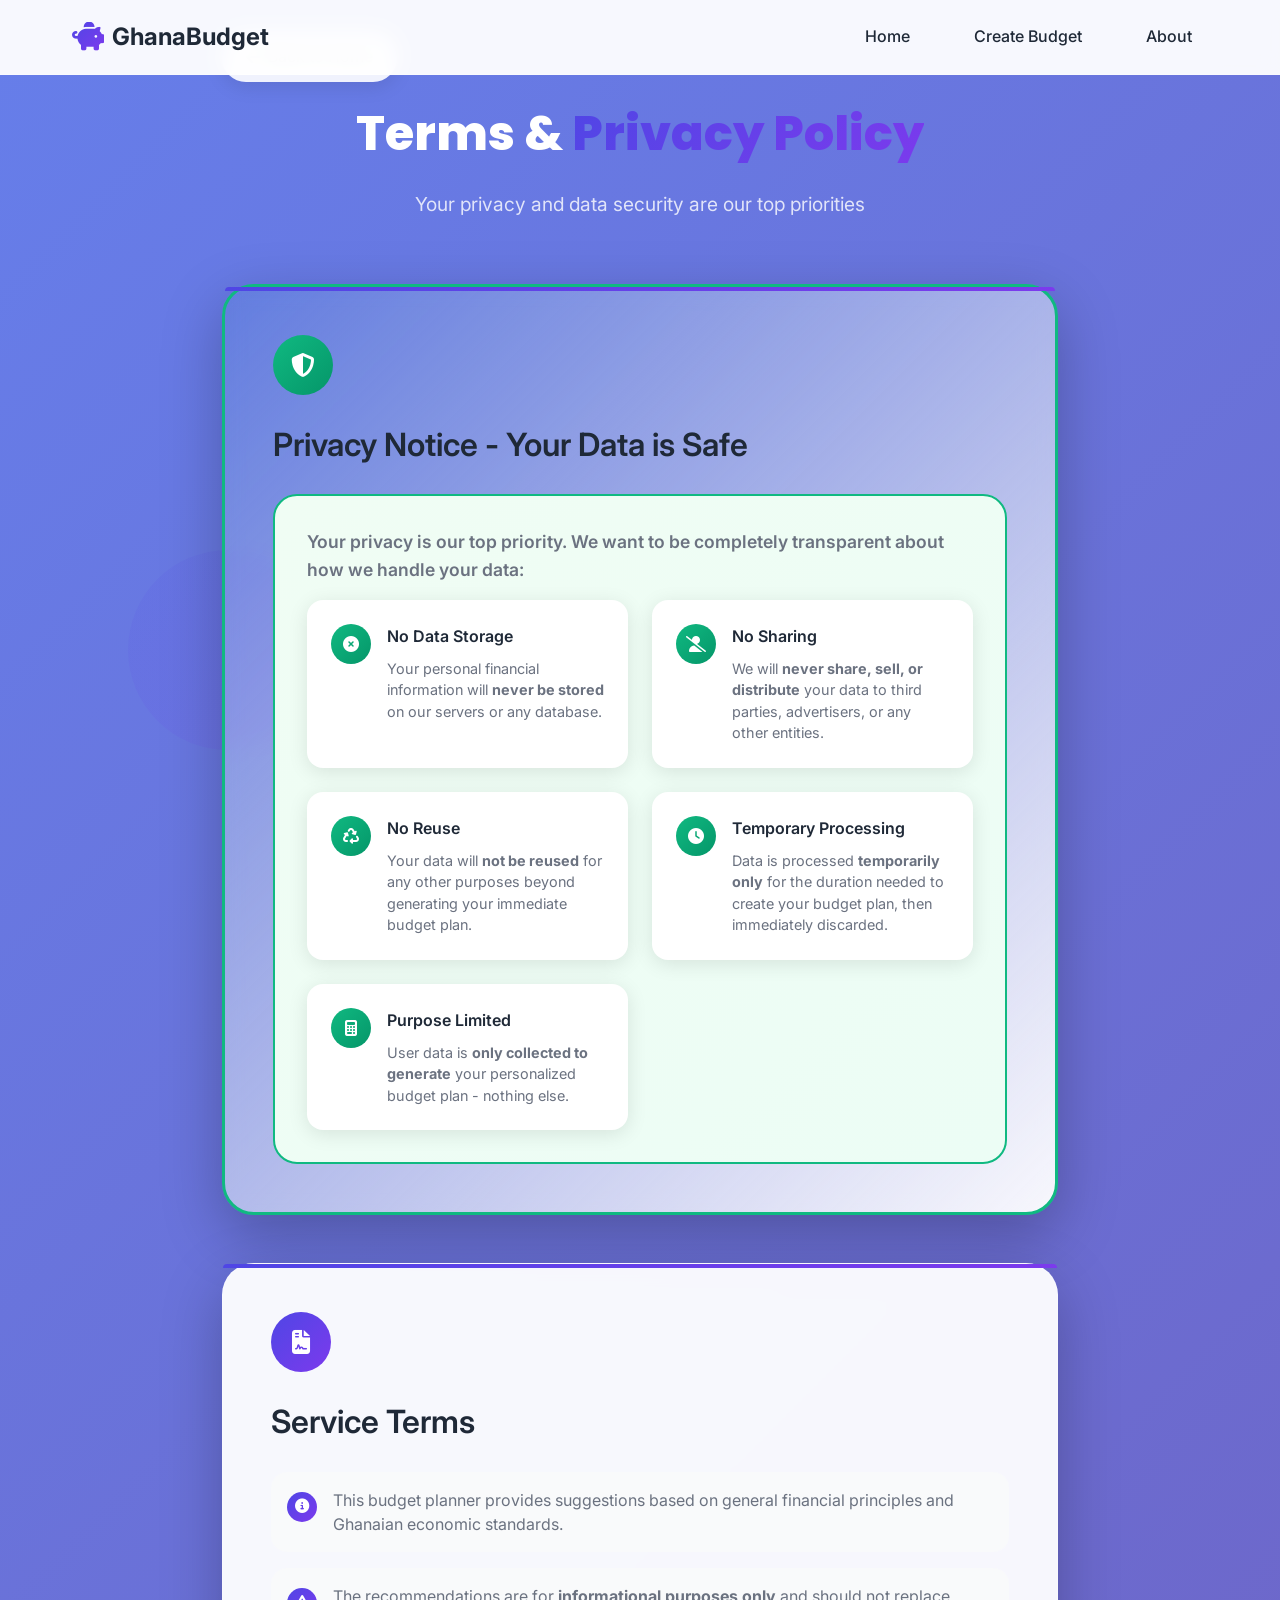
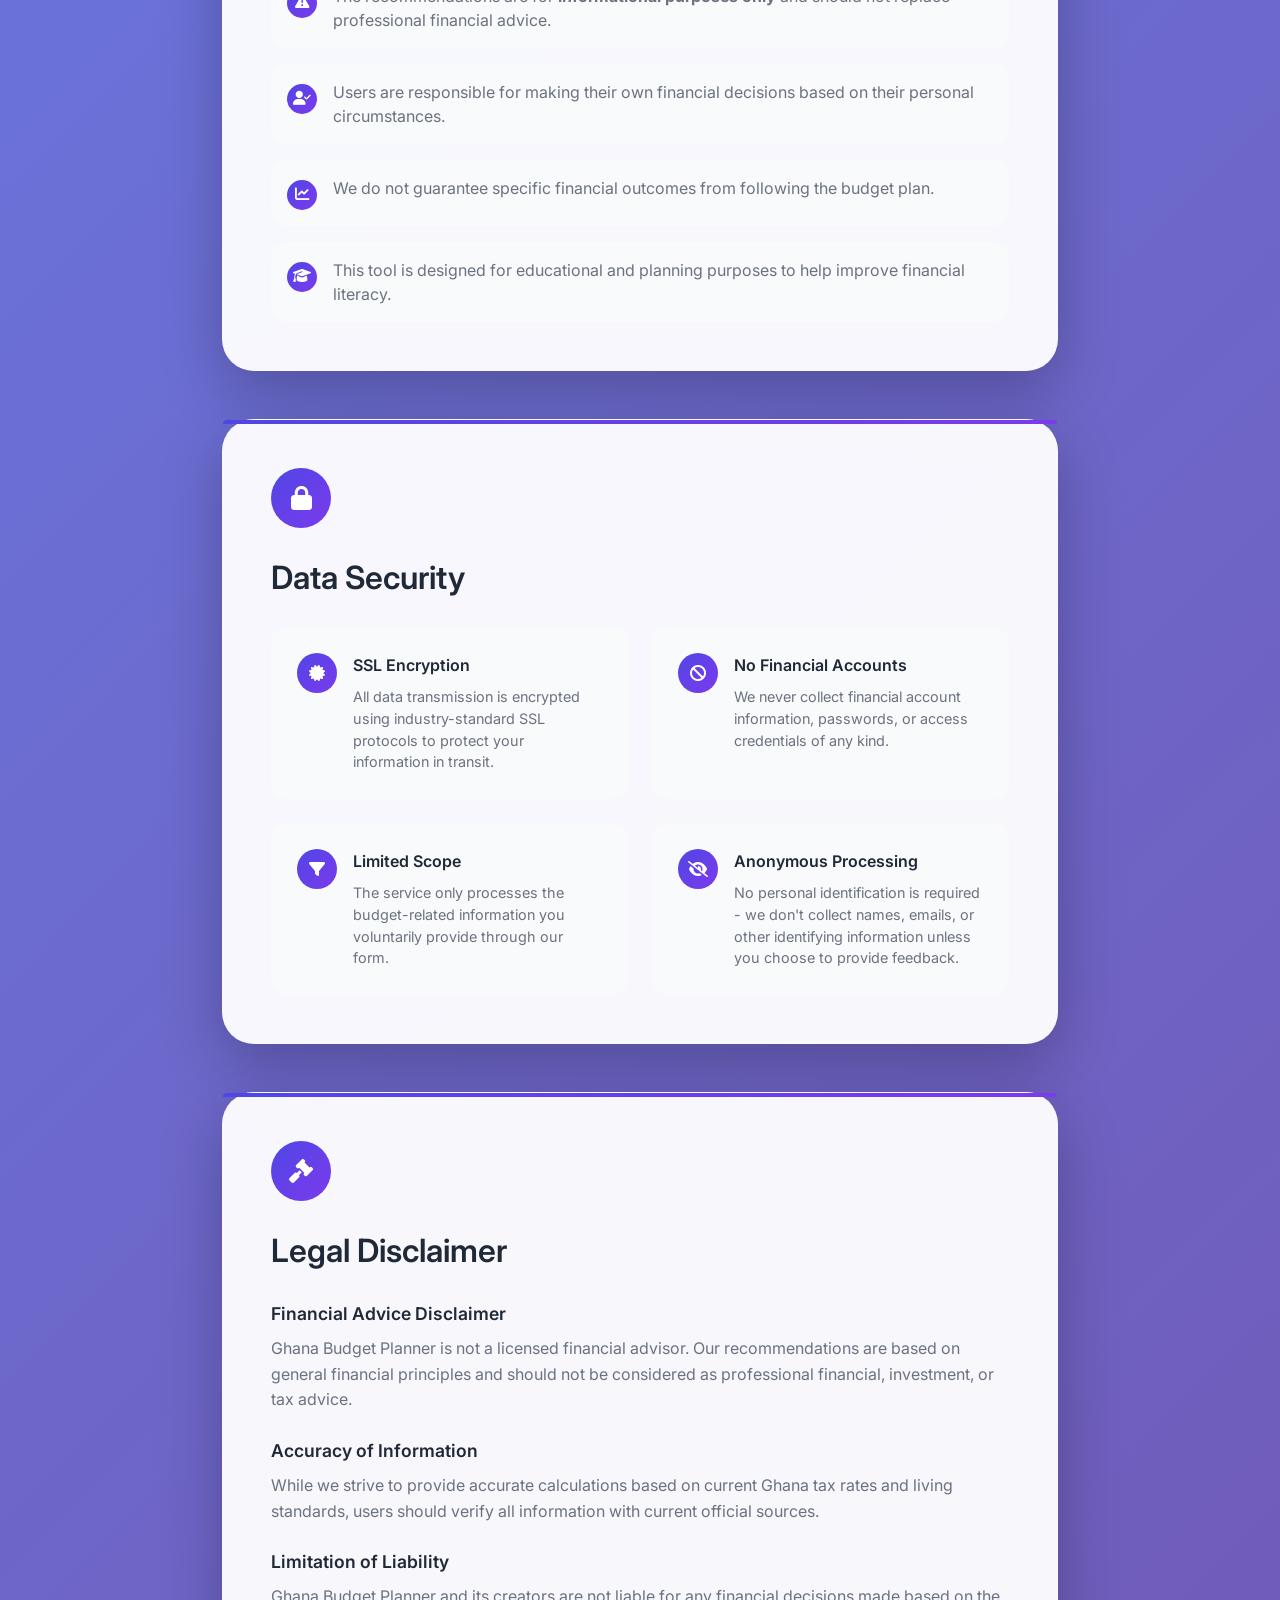
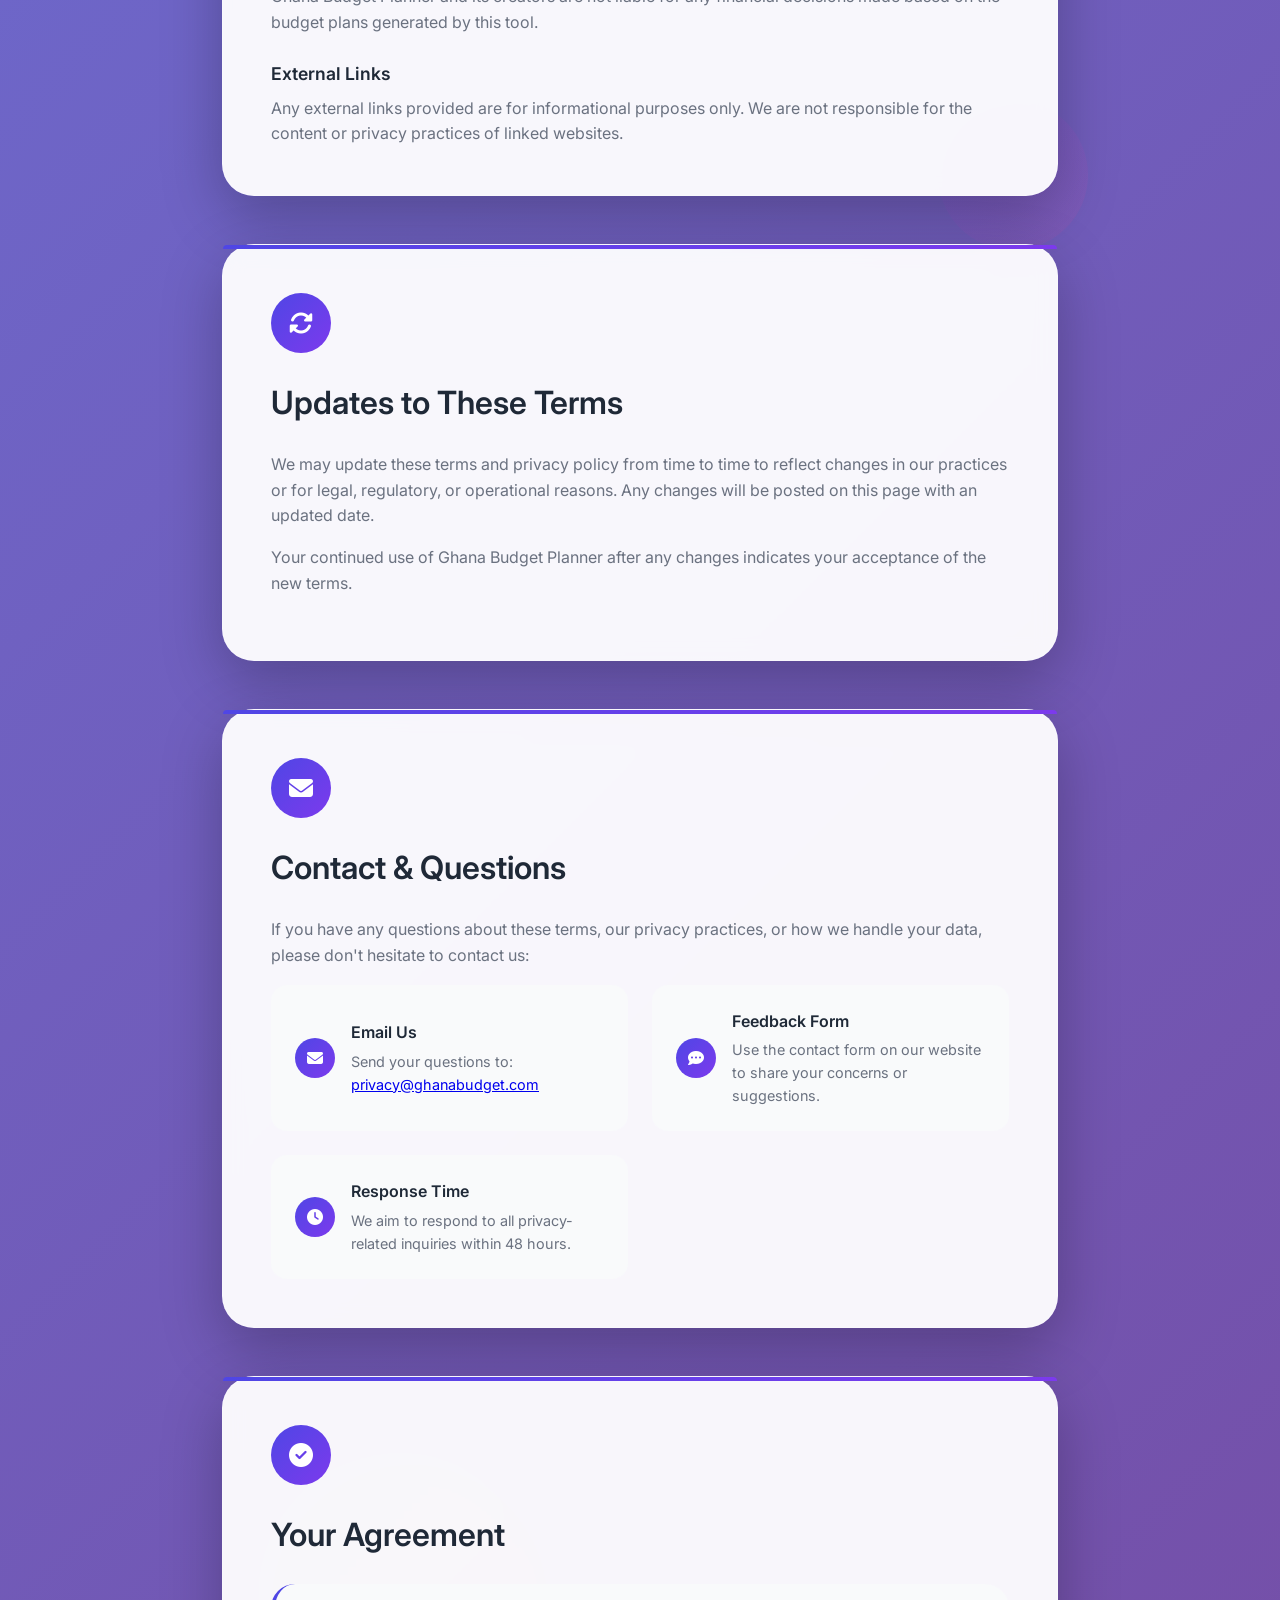
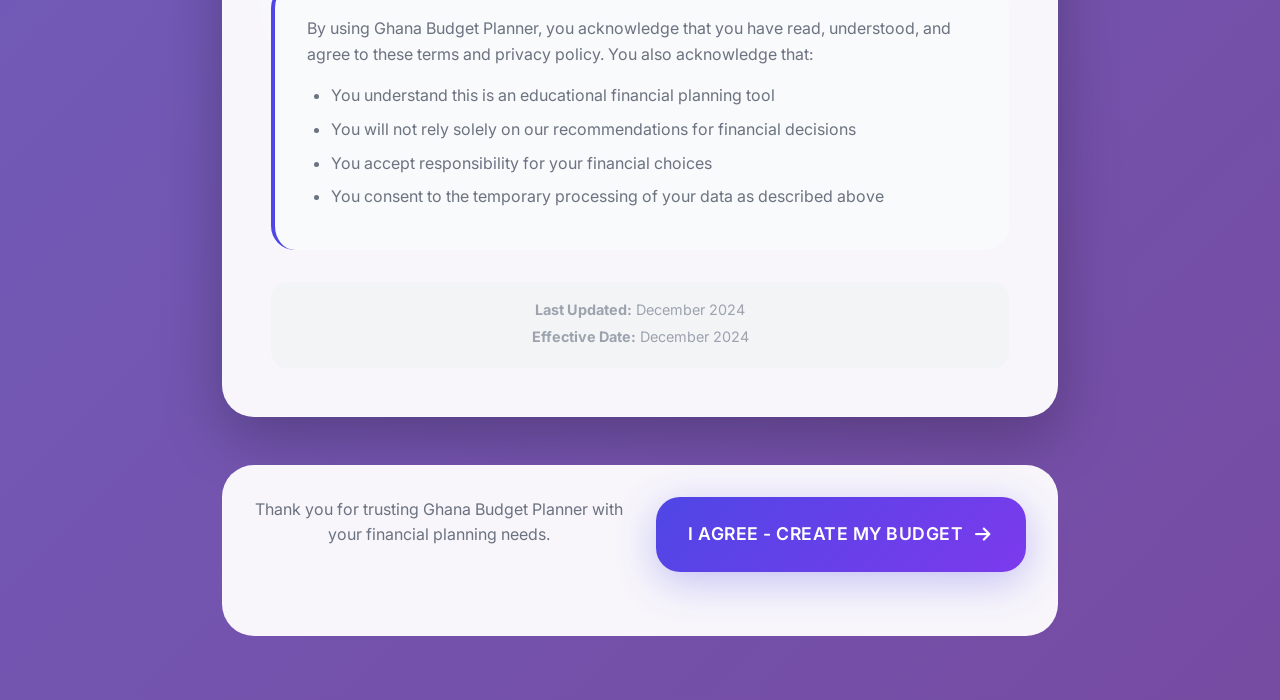
<file: terms.html>
<!DOCTYPE html>
<html lang="en">
<head>
    <meta charset="UTF-8">
    <meta name="viewport" content="width=device-width, initial-scale=1.0">
    <title>Terms & Privacy Policy | Ghana Cedis Budget Planner</title>
    <link rel="stylesheet" href="styles.css">
    <link href="https://fonts.googleapis.com/css2?family=Inter:wght@300;400;500;600;700;800&family=Poppins:wght@300;400;500;600;700;800&display=swap" rel="stylesheet">
    <link rel="stylesheet" href="https://cdnjs.cloudflare.com/ajax/libs/font-awesome/6.4.0/css/all.min.css">
    <link rel="icon" type="image/x-icon" href="favicon.ico">
</head>
<body class="terms-page">
    <nav class="navbar">
        <div class="nav-container">
            <div class="logo">
                <i class="fas fa-piggy-bank ghana-flag-icon"></i>
                <span>GhanaBudget</span>
            </div>
            <div class="nav-links">
                <a href="index.html" class="nav-link">Home</a>
                <a href="form.html" class="nav-link">Create Budget</a>
                <a href="about.html" class="nav-link">About</a>
            </div>
        </div>
    </nav>

    <div class="page-background">
        <div class="floating-shapes">
            <div class="shape shape-1"></div>
            <div class="shape shape-2"></div>
            <div class="shape shape-3"></div>
        </div>
    </div>

    <div class="terms-container">
        <div class="terms-header">
            <a href="index.html" class="back-button">
                <i class="fas fa-arrow-left"></i>
                Back to Home
            </a>
            <h1 class="page-title">Terms & <span class="gradient-text">Privacy Policy</span></h1>
            <p class="page-subtitle">Your privacy and data security are our top priorities</p>
        </div>
        
        <div class="terms-content">
            <div class="content-section priority-section">
                <div class="section-icon highlight">
                    <i class="fas fa-shield-alt"></i>
                </div>
                <h2>Privacy Notice - Your Data is Safe</h2>
                <div class="privacy-highlight">
                    <p class="highlight-text">Your privacy is our top priority. We want to be completely transparent about how we handle your data:</p>
                    
                    <div class="privacy-guarantees">
                        <div class="guarantee-item">
                            <div class="guarantee-icon">
                                <i class="fas fa-times-circle"></i>
                            </div>
                            <div class="guarantee-content">
                                <h4>No Data Storage</h4>
                                <p>Your personal financial information will <strong>never be stored</strong> on our servers or any database.</p>
                            </div>
                        </div>
                        
                        <div class="guarantee-item">
                            <div class="guarantee-icon">
                                <i class="fas fa-user-slash"></i>
                            </div>
                            <div class="guarantee-content">
                                <h4>No Sharing</h4>
                                <p>We will <strong>never share, sell, or distribute</strong> your data to third parties, advertisers, or any other entities.</p>
                            </div>
                        </div>
                        
                        <div class="guarantee-item">
                            <div class="guarantee-icon">
                                <i class="fas fa-recycle"></i>
                            </div>
                            <div class="guarantee-content">
                                <h4>No Reuse</h4>
                                <p>Your data will <strong>not be reused</strong> for any other purposes beyond generating your immediate budget plan.</p>
                            </div>
                        </div>
                        
                        <div class="guarantee-item">
                            <div class="guarantee-icon">
                                <i class="fas fa-clock"></i>
                            </div>
                            <div class="guarantee-content">
                                <h4>Temporary Processing</h4>
                                <p>Data is processed <strong>temporarily only</strong> for the duration needed to create your budget plan, then immediately discarded.</p>
                            </div>
                        </div>
                        
                        <div class="guarantee-item">
                            <div class="guarantee-icon">
                                <i class="fas fa-calculator"></i>
                            </div>
                            <div class="guarantee-content">
                                <h4>Purpose Limited</h4>
                                <p>User data is <strong>only collected to generate</strong> your personalized budget plan - nothing else.</p>
                            </div>
                        </div>
                    </div>
                </div>
            </div>

            <div class="content-section">
                <div class="section-icon">
                    <i class="fas fa-file-contract"></i>
                </div>
                <h2>Service Terms</h2>
                <div class="terms-list">
                    <div class="term-item">
                        <div class="term-icon">
                            <i class="fas fa-info-circle"></i>
                        </div>
                        <p>This budget planner provides suggestions based on general financial principles and Ghanaian economic standards.</p>
                    </div>
                    
                    <div class="term-item">
                        <div class="term-icon">
                            <i class="fas fa-exclamation-triangle"></i>
                        </div>
                        <p>The recommendations are for <strong>informational purposes only</strong> and should not replace professional financial advice.</p>
                    </div>
                    
                    <div class="term-item">
                        <div class="term-icon">
                            <i class="fas fa-user-check"></i>
                        </div>
                        <p>Users are responsible for making their own financial decisions based on their personal circumstances.</p>
                    </div>
                    
                    <div class="term-item">
                        <div class="term-icon">
                            <i class="fas fa-chart-line"></i>
                        </div>
                        <p>We do not guarantee specific financial outcomes from following the budget plan.</p>
                    </div>
                    
                    <div class="term-item">
                        <div class="term-icon">
                            <i class="fas fa-graduation-cap"></i>
                        </div>
                        <p>This tool is designed for educational and planning purposes to help improve financial literacy.</p>
                    </div>
                </div>
            </div>

            <div class="content-section">
                <div class="section-icon">
                    <i class="fas fa-lock"></i>
                </div>
                <h2>Data Security</h2>
                <div class="security-features">
                    <div class="security-item">
                        <div class="security-icon">
                            <i class="fas fa-certificate"></i>
                        </div>
                        <div class="security-content">
                            <h4>SSL Encryption</h4>
                            <p>All data transmission is encrypted using industry-standard SSL protocols to protect your information in transit.</p>
                        </div>
                    </div>
                    
                    <div class="security-item">
                        <div class="security-icon">
                            <i class="fas fa-ban"></i>
                        </div>
                        <div class="security-content">
                            <h4>No Financial Accounts</h4>
                            <p>We never collect financial account information, passwords, or access credentials of any kind.</p>
                        </div>
                    </div>
                    
                    <div class="security-item">
                        <div class="security-icon">
                            <i class="fas fa-filter"></i>
                        </div>
                        <div class="security-content">
                            <h4>Limited Scope</h4>
                            <p>The service only processes the budget-related information you voluntarily provide through our form.</p>
                        </div>
                    </div>
                    
                    <div class="security-item">
                        <div class="security-icon">
                            <i class="fas fa-eye-slash"></i>
                        </div>
                        <div class="security-content">
                            <h4>Anonymous Processing</h4>
                            <p>No personal identification is required - we don't collect names, emails, or other identifying information unless you choose to provide feedback.</p>
                        </div>
                    </div>
                </div>
            </div>

            <div class="content-section">
                <div class="section-icon">
                    <i class="fas fa-gavel"></i>
                </div>
                <h2>Legal Disclaimer</h2>
                <div class="disclaimer-content">
                    <div class="disclaimer-item">
                        <h4>Financial Advice Disclaimer</h4>
                        <p>Ghana Budget Planner is not a licensed financial advisor. Our recommendations are based on general financial principles and should not be considered as professional financial, investment, or tax advice.</p>
                    </div>
                    
                    <div class="disclaimer-item">
                        <h4>Accuracy of Information</h4>
                        <p>While we strive to provide accurate calculations based on current Ghana tax rates and living standards, users should verify all information with current official sources.</p>
                    </div>
                    
                    <div class="disclaimer-item">
                        <h4>Limitation of Liability</h4>
                        <p>Ghana Budget Planner and its creators are not liable for any financial decisions made based on the budget plans generated by this tool.</p>
                    </div>
                    
                    <div class="disclaimer-item">
                        <h4>External Links</h4>
                        <p>Any external links provided are for informational purposes only. We are not responsible for the content or privacy practices of linked websites.</p>
                    </div>
                </div>
            </div>

            <div class="content-section">
                <div class="section-icon">
                    <i class="fas fa-sync-alt"></i>
                </div>
                <h2>Updates to These Terms</h2>
                <p>We may update these terms and privacy policy from time to time to reflect changes in our practices or for legal, regulatory, or operational reasons. Any changes will be posted on this page with an updated date.</p>
                <p>Your continued use of Ghana Budget Planner after any changes indicates your acceptance of the new terms.</p>
            </div>

            <div class="content-section">
                <div class="section-icon">
                    <i class="fas fa-envelope"></i>
                </div>
                <h2>Contact & Questions</h2>
                <p>If you have any questions about these terms, our privacy practices, or how we handle your data, please don't hesitate to contact us:</p>
                
                <div class="contact-options">
                    <div class="contact-option">
                        <div class="contact-icon">
                            <i class="fas fa-envelope"></i>
                        </div>
                        <div class="contact-details">
                            <h4>Email Us</h4>
                            <p>Send your questions to: <a href="mailto:privacy@ghanabudget.com">privacy@ghanabudget.com</a></p>
                        </div>
                    </div>
                    
                    <div class="contact-option">
                        <div class="contact-icon">
                            <i class="fas fa-comment-dots"></i>
                        </div>
                        <div class="contact-details">
                            <h4>Feedback Form</h4>
                            <p>Use the contact form on our website to share your concerns or suggestions.</p>
                        </div>
                    </div>
                    
                    <div class="contact-option">
                        <div class="contact-icon">
                            <i class="fas fa-clock"></i>
                        </div>
                        <div class="contact-details">
                            <h4>Response Time</h4>
                            <p>We aim to respond to all privacy-related inquiries within 48 hours.</p>
                        </div>
                    </div>
                </div>
            </div>

            <div class="content-section final-section">
                <div class="section-icon">
                    <i class="fas fa-check-circle"></i>
                </div>
                <h2>Your Agreement</h2>
                <div class="agreement-box">
                    <p>By using Ghana Budget Planner, you acknowledge that you have read, understood, and agree to these terms and privacy policy. You also acknowledge that:</p>
                    <ul>
                        <li>You understand this is an educational financial planning tool</li>
                        <li>You will not rely solely on our recommendations for financial decisions</li>
                        <li>You accept responsibility for your financial choices</li>
                        <li>You consent to the temporary processing of your data as described above</li>
                    </ul>
                </div>
                
                <div class="last-updated">
                    <p><strong>Last Updated:</strong> December 2024</p>
                    <p><strong>Effective Date:</strong> December 2024</p>
                </div>
            </div>
        </div>

        <div class="terms-footer">
            <div class="footer-content">
                <p>Thank you for trusting Ghana Budget Planner with your financial planning needs.</p>
                <a href="form.html" class="cta-button">
                    <span>I Agree - Create My Budget</span>
                    <i class="fas fa-arrow-right"></i>
                </a>
            </div>
        </div>
    </div>

    <script src="common.js"></script>
</body>
</html>
</file>
<file: styles.css>
/* Reset and Base Styles */
* {
    margin: 0;
    padding: 0;
    box-sizing: border-box;
}

:root {
    /* Ghana Flag Colors - ONLY for logo and favicon */
    --ghana-red: #CE1126;
    --ghana-yellow: #FCD116;
    --ghana-green: #006B3F;
    --ghana-black: #000000;
    
    /* Modern Neutral Color Palette */
    --primary-color: #4F46E5;      /* Indigo */
    --secondary-color: #7C3AED;    /* Purple */
    --accent-color: #F59E0B;       /* Amber */
    --success-color: #10B981;      /* Emerald */
    --warning-color: #F97316;      /* Orange */
    --error-color: #EF4444;        /* Red */
    
    /* Extended Color Palette */
    --primary-gradient: linear-gradient(135deg, #4F46E5 0%, #7C3AED 100%);
    --secondary-gradient: linear-gradient(135deg, #7C3AED 0%, #EC4899 100%);
    --accent-gradient: linear-gradient(135deg, #F59E0B 0%, #F97316 100%);
    --success-gradient: linear-gradient(135deg, #10B981 0%, #059669 100%);
    --neutral-gradient: linear-gradient(135deg, #6B7280 0%, #4B5563 100%);
    
    /* Background Gradients */
    --bg-primary: linear-gradient(135deg, #667eea 0%, #764ba2 100%);
    --bg-secondary: linear-gradient(135deg, #f093fb 0%, #f5576c 100%);
    --bg-tertiary: linear-gradient(135deg, #4facfe 0%, #00f2fe 100%);
    --bg-quaternary: linear-gradient(135deg, #43e97b 0%, #38f9d7 100%);
    --bg-neutral: linear-gradient(135deg, #667eea 0%, #764ba2 100%);
    
    /* Text Colors */
    --text-primary: #1F2937;
    --text-secondary: #6B7280;
    --text-light: #FFFFFF;
    --text-muted: #9CA3AF;
    
    /* Background Colors */
    --bg-white: #FFFFFF;
    --bg-light: #F9FAFB;
    --bg-card: rgba(255, 255, 255, 0.95);
    --bg-overlay: rgba(0, 0, 0, 0.7);
    
    /* Shadows */
    --shadow-light: 0 4px 20px rgba(0, 0, 0, 0.1);
    --shadow-medium: 0 8px 30px rgba(0, 0, 0, 0.15);
    --shadow-heavy: 0 20px 60px rgba(0, 0, 0, 0.25);
    --shadow-colored: 0 10px 40px rgba(79, 70, 229, 0.3);
    
    /* Border Radius */
    --radius-sm: 8px;
    --radius-md: 16px;
    --radius-lg: 24px;
    --radius-xl: 32px;
    
    /* Transitions */
    --transition-fast: 0.2s ease;
    --transition-medium: 0.3s ease;
    --transition-slow: 0.5s ease;
    --transition-bounce: 0.4s cubic-bezier(0.68, -0.55, 0.265, 1.55);
}

body {
    font-family: 'Inter', -apple-system, BlinkMacSystemFont, sans-serif;
    line-height: 1.6;
    color: var(--text-primary);
    overflow-x: hidden;
    background: var(--bg-light);
}

/* Ghana Flag Icons - ONLY for logo */
.ghana-flag-icon {
    background: var(--primary-gradient);
    -webkit-background-clip: text;
    background-clip: text;
    -webkit-text-fill-color: transparent;
    font-size: 1.8rem;
}

/* Floating Background Shapes */
.floating-shapes {
    position: absolute;
    top: 0;
    left: 0;
    width: 100%;
    height: 100%;
    overflow: hidden;
    z-index: 1;
}

.shape {
    position: absolute;
    border-radius: 50%;
    opacity: 0.1;
    animation: float 20s infinite linear;
}

.shape-1 {
    width: 200px;
    height: 200px;
    background: var(--primary-gradient);
    top: 10%;
    left: 10%;
    animation-delay: 0s;
}

.shape-2 {
    width: 150px;
    height: 150px;
    background: var(--secondary-gradient);
    top: 60%;
    right: 15%;
    animation-delay: -5s;
}

.shape-3 {
    width: 300px;
    height: 300px;
    background: var(--accent-gradient);
    bottom: 10%;
    left: 20%;
    animation-delay: -10s;
}

.shape-4 {
    width: 100px;
    height: 100px;
    background: var(--success-gradient);
    top: 30%;
    right: 30%;
    animation-delay: -15s;
}

@keyframes float {
    0% { transform: translateY(0px) rotate(0deg); }
    25% { transform: translateY(-20px) rotate(90deg); }
    50% { transform: translateY(0px) rotate(180deg); }
    75% { transform: translateY(20px) rotate(270deg); }
    100% { transform: translateY(0px) rotate(360deg); }
}

/* Background Styles */
.hero-background,
.form-background,
.results-background,
.page-background {
    position: absolute;
    top: 0;
    left: 0;
    width: 100%;
    height: 100%;
    background: var(--bg-neutral);
}

/* Navigation */
.navbar {
    position: fixed;
    top: 0;
    left: 0;
    width: 100%;
    z-index: 1000;
    padding: 1rem 0;
    background: rgba(255, 255, 255, 0.95);
    backdrop-filter: blur(10px);
    border-bottom: 1px solid rgba(255, 255, 255, 0.2);
    transition: var(--transition-medium);
}

.nav-container {
    max-width: 1200px;
    margin: 0 auto;
    padding: 0 2rem;
    display: flex;
    justify-content: space-between;
    align-items: center;
}

.logo {
    display: flex;
    align-items: center;
    gap: 0.5rem;
    font-size: 1.5rem;
    font-weight: 700;
    color: var(--text-primary);
    text-decoration: none;
}

.nav-links {
    display: flex;
    gap: 2rem;
}

.nav-link {
    color: var(--text-primary);
    text-decoration: none;
    font-weight: 500;
    transition: var(--transition-medium);
    padding: 0.5rem 1rem;
    border-radius: var(--radius-sm);
}

.nav-link:hover {
    color: var(--primary-color);
    background: rgba(79, 70, 229, 0.1);
}

/* Hero Section */
.hero-content {
    position: relative;
    z-index: 10;
    max-width: 1200px;
    margin: 0 auto;
    padding: 8rem 2rem 4rem;
    display: grid;
    grid-template-columns: 1fr 1fr;
    gap: 4rem;
    align-items: center;
    min-height: 100vh;
}

.hero-text {
    animation: fadeInUp 1s ease;
}

.hero-title {
    font-family: 'Poppins', sans-serif;
    font-size: 3.5rem;
    font-weight: 800;
    line-height: 1.1;
    margin-bottom: 1.5rem;
    color: var(--text-light);
}

.gradient-text {
    background: var(--primary-gradient);
    -webkit-background-clip: text;
    background-clip: text;
    -webkit-text-fill-color: transparent;
    display: inline-block;
}

.cedis-symbol {
    color: var(--accent-color);
    text-shadow: 2px 2px 4px rgba(0, 0, 0, 0.3);
}

.hero-subtitle {
    font-size: 1.25rem;
    color: rgba(255, 255, 255, 0.9);
    margin-bottom: 2.5rem;
    line-height: 1.6;
}

.cta-button,
.cta-button-large {
    display: inline-flex;
    align-items: center;
    gap: 0.75rem;
    padding: 1rem 2rem;
    font-size: 1.1rem;
    font-weight: 600;
    color: var(--text-light);
    background: var(--primary-gradient);
    border: none;
    border-radius: var(--radius-lg);
    cursor: pointer;
    transition: var(--transition-bounce);
    box-shadow: var(--shadow-colored);
    text-transform: uppercase;
    letter-spacing: 0.5px;
    text-decoration: none;
}

.cta-button-large {
    padding: 1.25rem 2.5rem;
    font-size: 1.2rem;
}

.cta-button:hover,
.cta-button-large:hover {
    transform: translateY(-3px);
    box-shadow: 0 15px 50px rgba(79, 70, 229, 0.4);
}

.cta-button:active,
.cta-button-large:active {
    transform: translateY(-1px);
}

/* Hero Visual */
.hero-visual {
    display: flex;
    justify-content: center;
    align-items: center;
}

.budget-preview {
    display: flex;
    flex-direction: column;
    gap: 1.5rem;
    animation: slideInRight 1s ease 0.3s both;
}

.preview-card {
    background: var(--bg-card);
    padding: 1.5rem;
    border-radius: var(--radius-lg);
    box-shadow: var(--shadow-medium);
    display: flex;
    align-items: center;
    gap: 1rem;
    transform: translateX(20px);
    opacity: 0;
    animation: slideInLeft 0.6s ease forwards;
    backdrop-filter: blur(10px);
    border: 1px solid rgba(255, 255, 255, 0.2);
}

.preview-card:nth-child(1) { animation-delay: 0.5s; }
.preview-card:nth-child(2) { animation-delay: 0.7s; }
.preview-card:nth-child(3) { animation-delay: 0.9s; }

.preview-card i {
    font-size: 2rem;
    width: 60px;
    height: 60px;
    display: flex;
    align-items: center;
    justify-content: center;
    border-radius: var(--radius-md);
    color: white;
}

.card-icon-primary { background: var(--primary-gradient); }
.card-icon-secondary { background: var(--secondary-gradient); }
.card-icon-accent { background: var(--accent-gradient); }

.preview-card span {
    flex: 1;
    font-weight: 500;
    color: var(--text-secondary);
}

.amount {
    font-size: 1.25rem;
    font-weight: 700;
    color: var(--text-primary);
}

/* Features Section */
.features-section {
    position: relative;
    z-index: 10;
    padding: 4rem 0;
    background: rgba(255, 255, 255, 0.05);
    backdrop-filter: blur(10px);
}

.container {
    max-width: 1200px;
    margin: 0 auto;
    padding: 0 2rem;
}

.section-title {
    font-family: 'Poppins', sans-serif;
    font-size: 2.5rem;
    font-weight: 700;
    text-align: center;
    margin-bottom: 3rem;
    color: var(--text-light);
}

.features-grid {
    display: grid;
    grid-template-columns: repeat(auto-fit, minmax(300px, 1fr));
    gap: 2rem;
}

.feature-card {
    background: var(--bg-card);
    padding: 2.5rem;
    border-radius: var(--radius-lg);
    text-align: center;
    box-shadow: var(--shadow-medium);
    transition: var(--transition-medium);
    backdrop-filter: blur(10px);
    border: 1px solid rgba(255, 255, 255, 0.2);
}

.feature-card:hover {
    transform: translateY(-10px);
    box-shadow: var(--shadow-heavy);
}

.feature-icon {
    width: 80px;
    height: 80px;
    border-radius: 50%;
    display: flex;
    align-items: center;
    justify-content: center;
    margin: 0 auto 1.5rem;
    font-size: 2rem;
    color: white;
}

.icon-primary { background: var(--primary-gradient); }
.icon-secondary { background: var(--secondary-gradient); }
.icon-accent { background: var(--accent-gradient); }

.feature-card h3 {
    font-size: 1.5rem;
    font-weight: 600;
    margin-bottom: 1rem;
    color: var(--text-primary);
}

.feature-card p {
    color: var(--text-secondary);
    line-height: 1.6;
}

/* CTA Section */
.cta-section {
    position: relative;
    z-index: 10;
    padding: 6rem 0;
    background: rgba(255, 255, 255, 0.1);
    backdrop-filter: blur(10px);
}

.cta-content {
    text-align: center;
    max-width: 600px;
    margin: 0 auto;
}

.cta-content h2 {
    font-family: 'Poppins', sans-serif;
    font-size: 2.5rem;
    font-weight: 700;
    color: var(--text-light);
    margin-bottom: 1rem;
}

.cta-content p {
    font-size: 1.2rem;
    color: rgba(255, 255, 255, 0.8);
    margin-bottom: 2rem;
}

/* Form Styles */
.form-page {
    background: var(--bg-secondary);
    min-height: 100vh;
    position: relative;
}

.form-container {
    position: relative;
    z-index: 10;
    max-width: 800px;
    margin: 0 auto;
    padding: 6rem 2rem 4rem;
    min-height: 100vh;
}

.form-header {
    text-align: center;
    margin-bottom: 3rem;
}

.back-button {
    position: absolute;
    top: 2rem;
    left: 2rem;
    display: flex;
    align-items: center;
    gap: 0.5rem;
    padding: 0.75rem 1.5rem;
    background: rgba(255, 255, 255, 0.9);
    border: none;
    border-radius: var(--radius-lg);
    color: var(--text-primary);
    font-weight: 500;
    cursor: pointer;
    transition: var(--transition-medium);
    backdrop-filter: blur(10px);
    box-shadow: var(--shadow-light);
    text-decoration: none;
}

.back-button:hover {
    background: white;
    transform: translateX(-5px);
}

.form-title {
    font-family: 'Poppins', sans-serif;
    font-size: 2.5rem;
    font-weight: 700;
    color: var(--text-light);
    margin-bottom: 1rem;
}

.form-subtitle {
    font-size: 1.1rem;
    color: rgba(255, 255, 255, 0.8);
}

.page-title {
    font-family: 'Poppins', sans-serif;
    font-size: 3rem;
    font-weight: 800;
    color: var(--text-light);
    margin-bottom: 1rem;
    text-align: center;
}

.page-subtitle {
    font-size: 1.2rem;
    color: rgba(255, 255, 255, 0.8);
    text-align: center;
    margin-bottom: 3rem;
}

/* Form Progress */
.form-progress {
    margin-bottom: 2rem;
}

.progress-bar {
    width: 100%;
    height: 8px;
    background: rgba(255, 255, 255, 0.2);
    border-radius: 4px;
    margin-bottom: 1rem;
    overflow: hidden;
}

.progress-fill {
    height: 100%;
    background: var(--success-gradient);
    border-radius: 4px;
    transition: width 0.5s ease;
    width: 33.33%;
}

.progress-text {
    text-align: center;
    color: rgba(255, 255, 255, 0.8);
    font-weight: 500;
}

/* Form Steps */
.form-steps {
    display: flex;
    align-items: center;
    justify-content: center;
    margin-bottom: 3rem;
}

.step {
    display: flex;
    flex-direction: column;
    align-items: center;
    gap: 0.5rem;
    transition: var(--transition-medium);
}

.step-number {
    width: 50px;
    height: 50px;
    border-radius: 50%;
    background: rgba(255, 255, 255, 0.2);
    color: rgba(255, 255, 255, 0.6);
    display: flex;
    align-items: center;
    justify-content: center;
    font-weight: 600;
    font-size: 1.1rem;
    transition: var(--transition-medium);
}

.step-label {
    font-size: 0.9rem;
    color: rgba(255, 255, 255, 0.6);
    font-weight: 500;
}

.step.active .step-number {
    background: var(--primary-color);
    color: white;
    transform: scale(1.1);
}

.step.active .step-label {
    color: white;
}

.step-line {
    width: 80px;
    height: 2px;
    background: rgba(255, 255, 255, 0.2);
    margin: 0 1rem;
}

/* Form Steps Content */
.budget-form {
    background: var(--bg-card);
    padding: 3rem;
    border-radius: var(--radius-xl);
    box-shadow: var(--shadow-heavy);
    backdrop-filter: blur(10px);
    border: 1px solid rgba(255, 255, 255, 0.2);
}

.form-step {
    display: none;
}

.form-step.active {
    display: block;
    animation: fadeInScale 0.5s ease;
}

.step-title {
    font-size: 1.8rem;
    font-weight: 600;
    color: var(--text-primary);
    margin-bottom: 0.5rem;
    text-align: center;
}

.step-description {
    text-align: center;
    color: var(--text-secondary);
    margin-bottom: 2rem;
}

.form-grid {
    display: grid;
    grid-template-columns: repeat(auto-fit, minmax(250px, 1fr));
    gap: 1.5rem;
    margin-bottom: 2.5rem;
}

.form-group {
    display: flex;
    flex-direction: column;
}

.form-group.full-width {
    grid-column: 1 / -1;
}

.form-group label {
    font-weight: 500;
    color: var(--text-primary);
    margin-bottom: 0.5rem;
}

.input-group {
    position: relative;
    display: flex;
    align-items: center;
}

.input-prefix {
    position: absolute;
    left: 1rem;
    color: var(--primary-color);
    font-weight: 600;
    z-index: 2;
}

.form-group input,
.form-group select {
    width: 100%;
    padding: 1rem;
    padding-left: 3rem;
    border: 2px solid #E5E7EB;
    border-radius: var(--radius-md);
    font-size: 1rem;
    transition: var(--transition-medium);
    background: white;
    color: var(--text-primary);
}

.form-group input:focus,
.form-group select:focus {
    outline: none;
    border-color: var(--primary-color);
    box-shadow: 0 0 0 3px rgba(79, 70, 229, 0.1);
}

.form-group select {
    padding-left: 1rem;
}

.input-hint {
    font-size: 0.875rem;
    color: var(--text-muted);
    margin-top: 0.25rem;
}

/* Checkbox Group */
.checkbox-group {
    display: grid;
    grid-template-columns: repeat(auto-fit, minmax(280px, 1fr));
    gap: 1rem;
    margin-top: 0.5rem;
}

.checkbox-item {
    display: flex;
    align-items: flex-start;
    gap: 0.75rem;
    padding: 1.5rem;
    background: #F9FAFB;
    border-radius: var(--radius-md);
    cursor: pointer;
    transition: var(--transition-medium);
    border: 2px solid transparent;
}

.checkbox-item:hover {
    background: #F3F4F6;
    border-color: var(--primary-color);
}

.checkbox-item input[type="checkbox"] {
    display: none;
}

.checkmark {
    width: 20px;
    height: 20px;
    border: 2px solid #D1D5DB;
    border-radius: 4px;
    position: relative;
    transition: var(--transition-medium);
    flex-shrink: 0;
    margin-top: 2px;
}

.checkbox-item input[type="checkbox"]:checked + .checkmark {
    background: var(--primary-color);
    border-color: var(--primary-color);
}

.checkbox-item input[type="checkbox"]:checked + .checkmark::after {
    content: '✓';
    position: absolute;
    top: 50%;
    left: 50%;
    transform: translate(-50%, -50%);
    color: white;
    font-weight: bold;
    font-size: 12px;
}

.checkbox-content strong {
    color: var(--text-primary);
    font-weight: 600;
    display: block;
    margin-bottom: 0.25rem;
}

.checkbox-content small {
    color: var(--text-secondary);
    font-size: 0.875rem;
}

/* Navigation Buttons */
.form-navigation {
    display: flex;
    justify-content: space-between;
    align-items: center;
    margin-top: 2rem;
}

.next-button,
.prev-button,
.submit-button {
    display: flex;
    align-items: center;
    gap: 0.5rem;
    padding: 1rem 2rem;
    font-size: 1rem;
    font-weight: 600;
    border: none;
    border-radius: var(--radius-lg);
    cursor: pointer;
    transition: var(--transition-bounce);
    text-transform: uppercase;
    letter-spacing: 0.5px;
}

.next-button,
.submit-button {
    background: var(--primary-gradient);
    color: white;
    margin-left: auto;
    box-shadow: var(--shadow-medium);
}

.next-button:hover,
.submit-button:hover {
    transform: translateY(-2px);
    box-shadow: var(--shadow-heavy);
}

.prev-button {
    background: rgba(107, 114, 128, 0.1);
    color: var(--text-secondary);
    border: 2px solid #E5E7EB;
}

.prev-button:hover {
    background: #F9FAFB;
    color: var(--text-primary);
    transform: translateX(-2px);
}

.submit-button {
    background: var(--success-gradient);
    position: relative;
    overflow: hidden;
}

.submit-button:hover {
    animation: pulse 1.5s infinite;
}

/* Results Page */
.results-page {
    background: var(--bg-tertiary);
    min-height: 100vh;
    position: relative;
}

.results-container {
    position: relative;
    z-index: 10;
    max-width: 1400px;
    margin: 0 auto;
    padding: 6rem 2rem 4rem;
}

.results-header {
    display: flex;
    justify-content: space-between;
    align-items: center;
    margin-bottom: 3rem;
    flex-wrap: wrap;
    gap: 1rem;
}

.results-title-section {
    text-align: center;
    flex: 1;
}

.results-title {
    font-family: 'Poppins', sans-serif;
    font-size: 3rem;
    font-weight: 800;
    color: var(--text-light);
    margin-bottom: 0.5rem;
}

.results-subtitle {
    font-size: 1.2rem;
    color: rgba(255, 255, 255, 0.8);
}

.export-buttons {
    display: flex;
    gap: 1rem;
}

.export-btn,
.share-btn {
    display: flex;
    align-items: center;
    gap: 0.5rem;
    padding: 0.75rem 1.5rem;
    font-weight: 600;
    border: none;
    border-radius: var(--radius-lg);
    cursor: pointer;
    transition: var(--transition-medium);
    backdrop-filter: blur(10px);
}

.export-btn {
    background: var(--success-gradient);
    color: white;
    box-shadow: var(--shadow-medium);
}

.share-btn {
    background: rgba(255, 255, 255, 0.9);
    color: var(--text-primary);
    border: 1px solid rgba(255, 255, 255, 0.3);
}

.export-btn:hover,
.share-btn:hover {
    transform: translateY(-2px);
    box-shadow: var(--shadow-heavy);
}

/* Dashboard Grid */
.dashboard {
    display: grid;
    grid-template-columns: repeat(auto-fit, minmax(350px, 1fr));
    gap: 2rem;
    animation: staggerFadeIn 1s ease;
}

.dashboard-card {
    background: var(--bg-card);
    border-radius: var(--radius-xl);
    padding: 2rem;
    box-shadow: var(--shadow-heavy);
    backdrop-filter: blur(10px);
    border: 1px solid rgba(255, 255, 255, 0.2);
    transition: var(--transition-medium);
    position: relative;
    overflow: hidden;
}

.dashboard-card::before {
    content: '';
    position: absolute;
    top: 0;
    left: 0;
    width: 100%;
    height: 4px;
    background: var(--primary-gradient);
}

.dashboard-card:hover {
    transform: translateY(-5px);
    box-shadow: var(--shadow-heavy);
}

.dashboard-card.full-width {
    grid-column: 1 / -1;
}

.card-header {
    display: flex;
    align-items: center;
    gap: 1rem;
    margin-bottom: 1.5rem;
}

.card-icon {
    width: 60px;
    height: 60px;
    border-radius: var(--radius-md);
    display: flex;
    align-items: center;
    justify-content: center;
    font-size: 1.5rem;
    color: white;
}

.card-title h3 {
    font-size: 1.3rem;
    font-weight: 600;
    color: var(--text-primary);
    margin-bottom: 0.25rem;
}

.card-title p {
    color: var(--text-secondary);
    font-size: 0.9rem;
}

/* Amount Display */
.amount-display {
    display: flex;
    align-items: baseline;
    gap: 0.5rem;
    margin-bottom: 1rem;
}

.currency {
    font-size: 1.5rem;
    font-weight: 600;
    color: var(--primary-color);
}

.amount {
    font-size: 2.5rem;
    font-weight: 800;
    color: var(--text-primary);
    font-family: 'Poppins', sans-serif;
}

/* Expense Items */
.expense-items {
    display: flex;
    flex-direction: column;
    gap: 1rem;
    margin-bottom: 1.5rem;
}

.expense-item {
    display: flex;
    justify-content: space-between;
    align-items: center;
    padding: 1rem;
    background: #F9FAFB;
    border-radius: var(--radius-md);
    transition: var(--transition-medium);
}

.expense-item:hover {
    background: #F3F4F6;
    transform: translateX(5px);
}

.expense-item-left {
    display: flex;
    align-items: center;
    gap: 0.75rem;
}

.expense-item-icon {
    width: 40px;
    height: 40px;
    border-radius: 50%;
    display: flex;
    align-items: center;
    justify-content: center;
    font-size: 1.1rem;
    color: white;
}

.expense-item-info h4 {
    font-size: 1rem;
    font-weight: 600;
    color: var(--text-primary);
    margin-bottom: 0.25rem;
}

.expense-item-info p {
    font-size: 0.85rem;
    color: var(--text-secondary);
}

.expense-amount {
    font-size: 1.1rem;
    font-weight: 600;
    color: var(--text-primary);
}

.category-total {
    display: flex;
    justify-content: space-between;
    align-items: center;
    padding: 1rem;
    background: linear-gradient(135deg, #F9FAFB 0%, #F3F4F6 100%);
    border-radius: var(--radius-md);
    font-weight: 600;
    color: var(--text-primary);
    border-left: 4px solid var(--primary-color);
}

/* Progress Bar */
.savings-progress {
    margin-top: 1rem;
}

.progress-bar {
    width: 100%;
    height: 12px;
    background: #E5E7EB;
    border-radius: 6px;
    overflow: hidden;
    margin-bottom: 0.5rem;
}

.progress-fill {
    height: 100%;
    background: var(--success-gradient);
    border-radius: 6px;
    transition: width 1s ease;
    position: relative;
}

.progress-fill::after {
    content: '';
    position: absolute;
    top: 0;
    left: 0;
    bottom: 0;
    right: 0;
    background: linear-gradient(90deg, transparent, rgba(255, 255, 255, 0.3), transparent);
    animation: shimmer 2s infinite;
}

.progress-text {
    font-weight: 600;
    color: var(--success-color);
    float: right;
}

/* Health Score */
.health-score {
    display: flex;
    flex-direction: column;
    align-items: center;
    gap: 1.5rem;
}

.score-circle {
    position: relative;
    width: 150px;
    height: 150px;
}

.score-text {
    position: absolute;
    top: 50%;
    left: 50%;
    transform: translate(-50%, -50%);
    text-align: center;
}

.score-number {
    font-size: 2.5rem;
    font-weight: 800;
    color: var(--primary-color);
    display: block;
}

.score-label {
    font-size: 0.9rem;
    color: var(--text-secondary);
    text-transform: uppercase;
    letter-spacing: 1px;
}

.health-insights {
    width: 100%;
}

.insight-item {
    display: flex;
    align-items: center;
    gap: 0.75rem;
    padding: 0.75rem;
    margin-bottom: 0.5rem;
    background: #F9FAFB;
    border-radius: var(--radius-md);
}

.insight-icon {
    width: 30px;
    height: 30px;
    border-radius: 50%;
    display: flex;
    align-items: center;
    justify-content: center;
    font-size: 0.9rem;
    color: white;
}

.insight-text {
    flex: 1;
    font-size: 0.9rem;
    color: var(--text-primary);
}

/* Summary Grid */
.summary-grid {
    display: grid;
    grid-template-columns: repeat(auto-fit, minmax(200px, 1fr));
    gap: 1.5rem;
}

.summary-item {
    text-align: center;
    padding: 1.5rem;
    background: #F9FAFB;
    border-radius: var(--radius-md);
    border: 2px solid transparent;
    transition: var(--transition-medium);
}

.summary-item:hover {
    border-color: var(--primary-color);
    background: white;
}

.summary-label {
    font-size: 0.9rem;
    color: var(--text-secondary);
    font-weight: 500;
    margin-bottom: 0.5rem;
}

.summary-value {
    font-size: 1.5rem;
    font-weight: 700;
    color: var(--text-primary);
    font-family: 'Poppins', sans-serif;
}

/* Recommendations */
.recommendations-list {
    display: flex;
    flex-direction: column;
    gap: 1rem;
}

.recommendation-item {
    display: flex;
    align-items: flex-start;
    gap: 1rem;
    padding: 1.5rem;
    background: linear-gradient(135deg, #F9FAFB 0%, #FFFFFF 100%);
    border-radius: var(--radius-md);
    border-left: 4px solid var(--accent-color);
    transition: var(--transition-medium);
}

.recommendation-item:hover {
    transform: translateX(5px);
    box-shadow: var(--shadow-light);
}

.recommendation-icon {
    width: 40px;
    height: 40px;
    border-radius: 50%;
    display: flex;
    align-items: center;
    justify-content: center;
    font-size: 1.1rem;
    color: white;
    flex-shrink: 0;
}

.recommendation-content h4 {
    font-size: 1.1rem;
    font-weight: 600;
    color: var(--text-primary);
    margin-bottom: 0.5rem;
}

.recommendation-content p {
    color: var(--text-secondary);
    line-height: 1.5;
}

/* Action Section */
.action-section {
    margin-top: 3rem;
    text-align: center;
}

.action-buttons {
    display: flex;
    gap: 1rem;
    justify-content: center;
    flex-wrap: wrap;
}

.action-btn {
    display: flex;
    align-items: center;
    gap: 0.5rem;
    padding: 1rem 2rem;
    font-weight: 600;
    border: none;
    border-radius: var(--radius-lg);
    cursor: pointer;
    transition: var(--transition-medium);
    text-decoration: none;
}

.action-btn.primary {
    background: var(--primary-gradient);
    color: white;
}

.action-btn.secondary {
    background: rgba(255, 255, 255, 0.9);
    color: var(--text-primary);
    border: 2px solid var(--primary-color);
}

.action-btn:hover {
    transform: translateY(-2px);
    box-shadow: var(--shadow-medium);
}

/* About Page Styles */
.about-page,
.terms-page {
    background: var(--bg-quaternary);
    min-height: 100vh;
    position: relative;
}

.about-container,
.terms-container {
    position: relative;
    z-index: 10;
    max-width: 900px;
    margin: 0 auto;
    padding: 6rem 2rem 4rem;
}

.about-header,
.terms-header {
    text-align: center;
    margin-bottom: 4rem;
}

.about-content,
.terms-content {
    display: flex;
    flex-direction: column;
    gap: 3rem;
}

.content-section {
    background: var(--bg-card);
    padding: 3rem;
    border-radius: var(--radius-xl);
    box-shadow: var(--shadow-heavy);
    backdrop-filter: blur(10px);
    border: 1px solid rgba(255, 255, 255, 0.2);
    position: relative;
}

.content-section::before {
    content: '';
    position: absolute;
    top: 0;
    left: 0;
    width: 100%;
    height: 4px;
    background: var(--primary-gradient);
    border-radius: var(--radius-xl) var(--radius-xl) 0 0;
}

.section-icon {
    width: 60px;
    height: 60px;
    border-radius: 50%;
    background: var(--primary-gradient);
    color: white;
    display: flex;
    align-items: center;
    justify-content: center;
    font-size: 1.5rem;
    margin-bottom: 1.5rem;
}

.section-icon.highlight {
    background: var(--success-gradient);
    animation: pulse 2s infinite;
}

.content-section h2 {
    font-size: 2rem;
    font-weight: 600;
    color: var(--text-primary);
    margin-bottom: 1.5rem;
}

.content-section p {
    color: var(--text-secondary);
    line-height: 1.6;
    margin-bottom: 1rem;
}

/* Feature List */
.feature-list {
    display: flex;
    flex-direction: column;
    gap: 1.5rem;
}

.feature-item {
    display: flex;
    gap: 1rem;
    align-items: flex-start;
}

.feature-step {
    width: 40px;
    height: 40px;
    border-radius: 50%;
    background: var(--primary-gradient);
    color: white;
    display: flex;
    align-items: center;
    justify-content: center;
    font-weight: 600;
    flex-shrink: 0;
}

.feature-content h4 {
    font-size: 1.1rem;
    font-weight: 600;
    color: var(--text-primary);
    margin-bottom: 0.5rem;
}

.feature-content p {
    color: var(--text-secondary);
    line-height: 1.5;
    margin: 0;
}

/* Privacy Guarantees */
.privacy-highlight {
    background: linear-gradient(135deg, #F0FDF4 0%, #ECFDF5 100%);
    padding: 2rem;
    border-radius: var(--radius-lg);
    border: 2px solid var(--success-color);
    margin-top: 1rem;
}

.highlight-text {
    font-size: 1.1rem;
    font-weight: 600;
    color: var(--text-primary);
    margin-bottom: 2rem;
}

.privacy-guarantees {
    display: grid;
    grid-template-columns: repeat(auto-fit, minmax(280px, 1fr));
    gap: 1.5rem;
}

.guarantee-item {
    display: flex;
    gap: 1rem;
    align-items: flex-start;
    padding: 1.5rem;
    background: white;
    border-radius: var(--radius-md);
    box-shadow: var(--shadow-light);
}

.guarantee-icon {
    width: 40px;
    height: 40px;
    border-radius: 50%;
    background: var(--success-gradient);
    color: white;
    display: flex;
    align-items: center;
    justify-content: center;
    flex-shrink: 0;
}

.guarantee-content h4 {
    font-size: 1rem;
    font-weight: 600;
    color: var(--text-primary);
    margin-bottom: 0.5rem;
}

.guarantee-content p {
    color: var(--text-secondary);
    font-size: 0.9rem;
    line-height: 1.5;
    margin: 0;
}

/* Terms Lists */
.terms-list {
    display: flex;
    flex-direction: column;
    gap: 1rem;
}

.term-item {
    display: flex;
    gap: 1rem;
    align-items: flex-start;
    padding: 1rem;
    background: #F9FAFB;
    border-radius: var(--radius-md);
}

.term-icon {
    width: 30px;
    height: 30px;
    border-radius: 50%;
    background: var(--primary-gradient);
    color: white;
    display: flex;
    align-items: center;
    justify-content: center;
    font-size: 0.9rem;
    flex-shrink: 0;
    margin-top: 0.25rem;
}

.term-item p {
    margin: 0;
    color: var(--text-secondary);
    line-height: 1.5;
}

/* Security Features */
.security-features {
    display: grid;
    grid-template-columns: repeat(auto-fit, minmax(250px, 1fr));
    gap: 1.5rem;
}

.security-item {
    display: flex;
    gap: 1rem;
    align-items: flex-start;
    padding: 1.5rem;
    background: #F9FAFB;
    border-radius: var(--radius-md);
    border: 2px solid transparent;
    transition: var(--transition-medium);
}

.security-item:hover {
    background: white;
    border-color: var(--primary-color);
}

.security-icon {
    width: 40px;
    height: 40px;
    border-radius: 50%;
    background: var(--primary-gradient);
    color: white;
    display: flex;
    align-items: center;
    justify-content: center;
    flex-shrink: 0;
}

.security-content h4 {
    font-size: 1rem;
    font-weight: 600;
    color: var(--text-primary);
    margin-bottom: 0.5rem;
}

.security-content p {
    color: var(--text-secondary);
    font-size: 0.9rem;
    line-height: 1.5;
    margin: 0;
}

/* Ghana Pride */
.ghana-pride {
    text-align: center;
    padding: 2rem;
    background: linear-gradient(135deg, #F9FAFB 0%, #F3F4F6 100%);
    border-radius: var(--radius-lg);
    margin: 2rem 0;
}

.flag-emoji {
    font-size: 3rem;
    margin-bottom: 1rem;
}

.pride-text {
    font-size: 1.1rem;
    font-weight: 600;
    color: var(--text-primary);
    margin: 0;
}

/* Tech Stack */
.tech-stack {
    display: grid;
    grid-template-columns: repeat(auto-fit, minmax(200px, 1fr));
    gap: 1rem;
    margin-top: 1rem;
}

.tech-item {
    display: flex;
    align-items: center;
    gap: 0.75rem;
    padding: 1rem;
    background: #F9FAFB;
    border-radius: var(--radius-md);
}

.tech-item i {
    font-size: 1.5rem;
    color: var(--primary-color);
}

.tech-item span {
    color: var(--text-primary);
    font-weight: 500;
}

/* Contact Info */
.contact-info,
.contact-options {
    display: grid;
    grid-template-columns: repeat(auto-fit, minmax(250px, 1fr));
    gap: 1.5rem;
    margin-top: 1rem;
}

.contact-item,
.contact-option {
    display: flex;
    gap: 1rem;
    align-items: center;
    padding: 1.5rem;
    background: #F9FAFB;
    border-radius: var(--radius-md);
}

.contact-icon {
    width: 40px;
    height: 40px;
    border-radius: 50%;
    background: var(--primary-gradient);
    color: white;
    display: flex;
    align-items: center;
    justify-content: center;
    flex-shrink: 0;
}

.contact-details h4 {
    font-size: 1rem;
    font-weight: 600;
    color: var(--text-primary);
    margin-bottom: 0.25rem;
}

.contact-details p {
    color: var(--text-secondary);
    font-size: 0.9rem;
    margin: 0;
}

/* Terms Specific Styles */
.priority-section {
    border: 3px solid var(--success-color);
    background: linear-gradient(135deg, rgba(16, 185, 129, 0.05) 0%, rgba(255, 255, 255, 0.95) 100%);
}

.disclaimer-content {
    display: flex;
    flex-direction: column;
    gap: 1.5rem;
}

.disclaimer-item h4 {
    font-size: 1.1rem;
    font-weight: 600;
    color: var(--text-primary);
    margin-bottom: 0.5rem;
}

.disclaimer-item p {
    color: var(--text-secondary);
    line-height: 1.6;
    margin: 0;
}

.agreement-box {
    background: #F9FAFB;
    padding: 2rem;
    border-radius: var(--radius-lg);
    border-left: 4px solid var(--primary-color);
    margin: 1rem 0;
}

.agreement-box ul {
    margin-top: 1rem;
    padding-left: 1.5rem;
}

.agreement-box li {
    color: var(--text-secondary);
    margin-bottom: 0.5rem;
}

.last-updated {
    text-align: center;
    padding: 1rem;
    background: #F3F4F6;
    border-radius: var(--radius-md);
    margin-top: 2rem;
}

.last-updated p {
    color: var(--text-muted);
    font-size: 0.9rem;
    margin-bottom: 0.25rem;
}

.terms-footer {
    text-align: center;
    margin-top: 3rem;
    padding: 2rem;
    background: var(--bg-card);
    border-radius: var(--radius-xl);
    backdrop-filter: blur(10px);
}

.footer-content p {
    color: var(--text-secondary);
    margin-bottom: 1.5rem;
}

/* Footer */
.footer {
    background: var(--dark-gradient);
    color: var(--text-light);
    padding: 3rem 0 1rem;
    position: relative;
    z-index: 10;
}

.footer-content {
    display: grid;
    grid-template-columns: repeat(auto-fit, minmax(250px, 1fr));
    gap: 2rem;
    margin-bottom: 2rem;
}

.footer-section h4 {
    font-size: 1.1rem;
    font-weight: 600;
    margin-bottom: 1rem;
    color: var(--text-light);
}

.footer-section p,
.footer-section li {
    color: rgba(255, 255, 255, 0.8);
    line-height: 1.6;
}

.footer-section ul {
    list-style: none;
}

.footer-section ul li {
    margin-bottom: 0.5rem;
}

.footer-section a {
    color: rgba(255, 255, 255, 0.8);
    text-decoration: none;
    transition: var(--transition-medium);
}

.footer-section a:hover {
    color: var(--text-light);
}

.footer-bottom {
    text-align: center;
    padding-top: 2rem;
    border-top: 1px solid rgba(255, 255, 255, 0.1);
}

.footer-bottom p {
    color: rgba(255, 255, 255, 0.6);
}

/* Animations */
@keyframes fadeInUp {
    from {
        opacity: 0;
        transform: translateY(30px);
    }
    to {
        opacity: 1;
        transform: translateY(0);
    }
}

@keyframes slideInRight {
    from {
        opacity: 0;
        transform: translateX(50px);
    }
    to {
        opacity: 1;
        transform: translateX(0);
    }
}

@keyframes slideInLeft {
    from {
        opacity: 0;
        transform: translateX(-20px);
    }
    to {
        opacity: 1;
        transform: translateX(0);
    }
}

@keyframes fadeInScale {
    from {
        opacity: 0;
        transform: scale(0.95);
    }
    to {
        opacity: 1;
        transform: scale(1);
    }
}

@keyframes pulse {
    0%, 100% {
        transform: scale(1);
    }
    50% {
        transform: scale(1.05);
    }
}

@keyframes shimmer {
    0% {
        transform: translateX(-100%);
    }
    100% {
        transform: translateX(100%);
    }
}

@keyframes staggerFadeIn {
    from {
        opacity: 0;
        transform: translateY(20px);
    }
    to {
        opacity: 1;
        transform: translateY(0);
    }
}

/* Animation Classes */
.animate-fade-in {
    animation: fadeInUp 1s ease;
}

.animate-slide-up {
    animation: slideInRight 1s ease 0.3s both;
}

.animate-on-scroll {
    opacity: 0;
    transform: translateY(30px);
    transition: all 0.6s ease;
}

.animate-on-scroll.visible {
    opacity: 1;
    transform: translateY(0);
}

/* Responsive Design */
@media (max-width: 768px) {
    .hero-content {
        grid-template-columns: 1fr;
        text-align: center;
        padding: 6rem 1rem 2rem;
    }
    
    .hero-title {
        font-size: 2.5rem;
    }
    
    .nav-container {
        padding: 0 1rem;
    }
    
    .nav-links {
        gap: 1rem;
    }
    
    .features-grid {
        grid-template-columns: 1fr;
    }
    
    .form-container {
        padding: 6rem 1rem 4rem;
    }
    
    .form-title {
        font-size: 2rem;
    }
    
    .form-grid {
        grid-template-columns: 1fr;
    }
    
    .checkbox-group {
        grid-template-columns: 1fr;
    }
    
    .results-header {
        flex-direction: column;
        text-align: center;
    }
    
    .results-title {
        font-size: 2rem;
    }
    
    .dashboard {
        grid-template-columns: 1fr;
    }
    
    .export-buttons {
        justify-content: center;
    }
    
    .back-button {
        position: static;
        margin-bottom: 1rem;
    }
    
    .terms-content {
        padding: 2rem;
    }
    
    .amount {
        font-size: 2rem;
    }
    
    .currency {
        font-size: 1.2rem;
    }
    
    .page-title {
        font-size: 2rem;
    }
    
    .summary-grid {
        grid-template-columns: repeat(auto-fit, minmax(150px, 1fr));
    }
    
    .action-buttons {
        flex-direction: column;
        align-items: center;
    }
    
    .about-container,
    .terms-container {
        padding: 6rem 1rem 4rem;
    }
    
    .content-section {
        padding: 2rem;
    }
    
    .privacy-guarantees,
    .security-features,
    .contact-options {
        grid-template-columns: 1fr;
    }
}

@media (max-width: 480px) {
    .hero-title {
        font-size: 2rem;
    }
    
    .cta-button {
        padding: 0.875rem 1.5rem;
        font-size: 1rem;
    }
    
    .form-title {
        font-size: 1.75rem;
    }
    
    .results-title {
        font-size: 1.75rem;
    }
    
    .dashboard-card {
        padding: 1.5rem;
    }
    
    .budget-form {
        padding: 2rem 1.5rem;
    }
    
    .amount {
        font-size: 1.75rem;
    }
    
    .nav-links {
        display: none;
    }
    
    .page-title {
        font-size: 1.75rem;
    }
}
</file>
